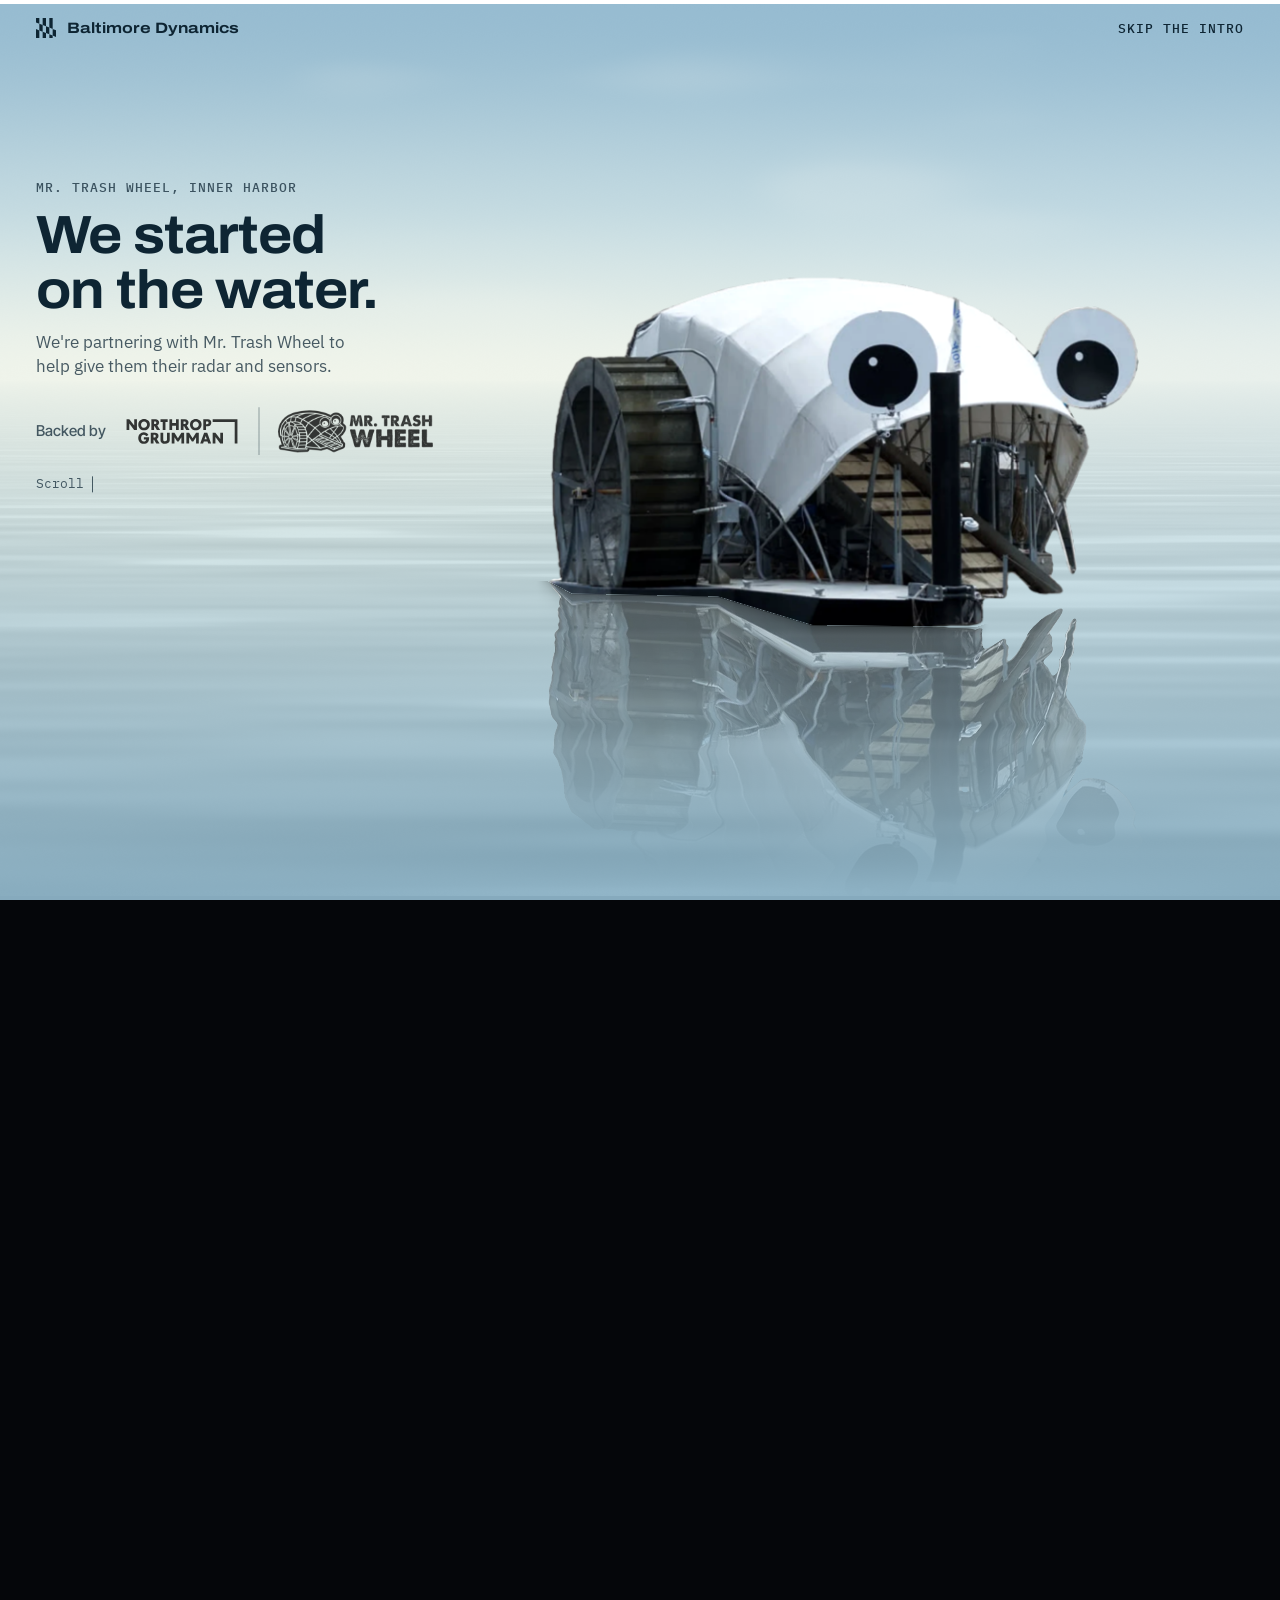
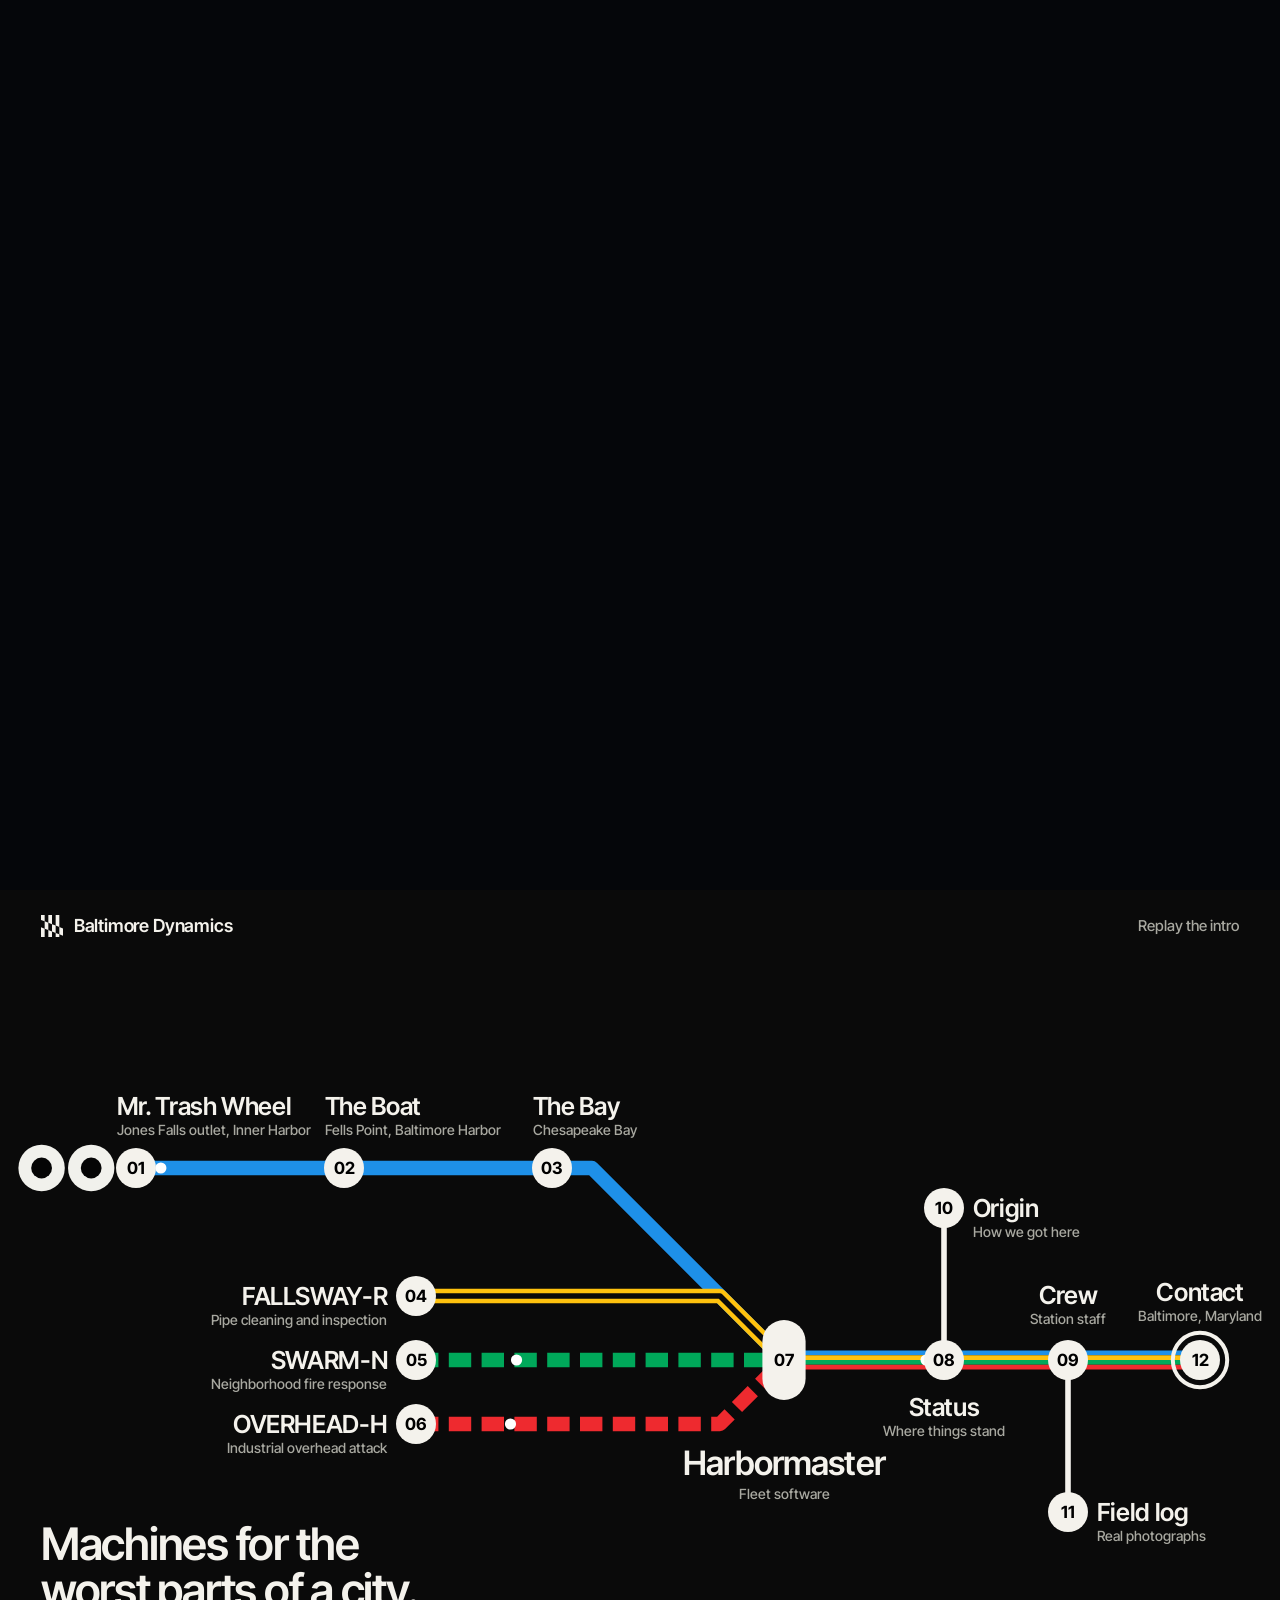
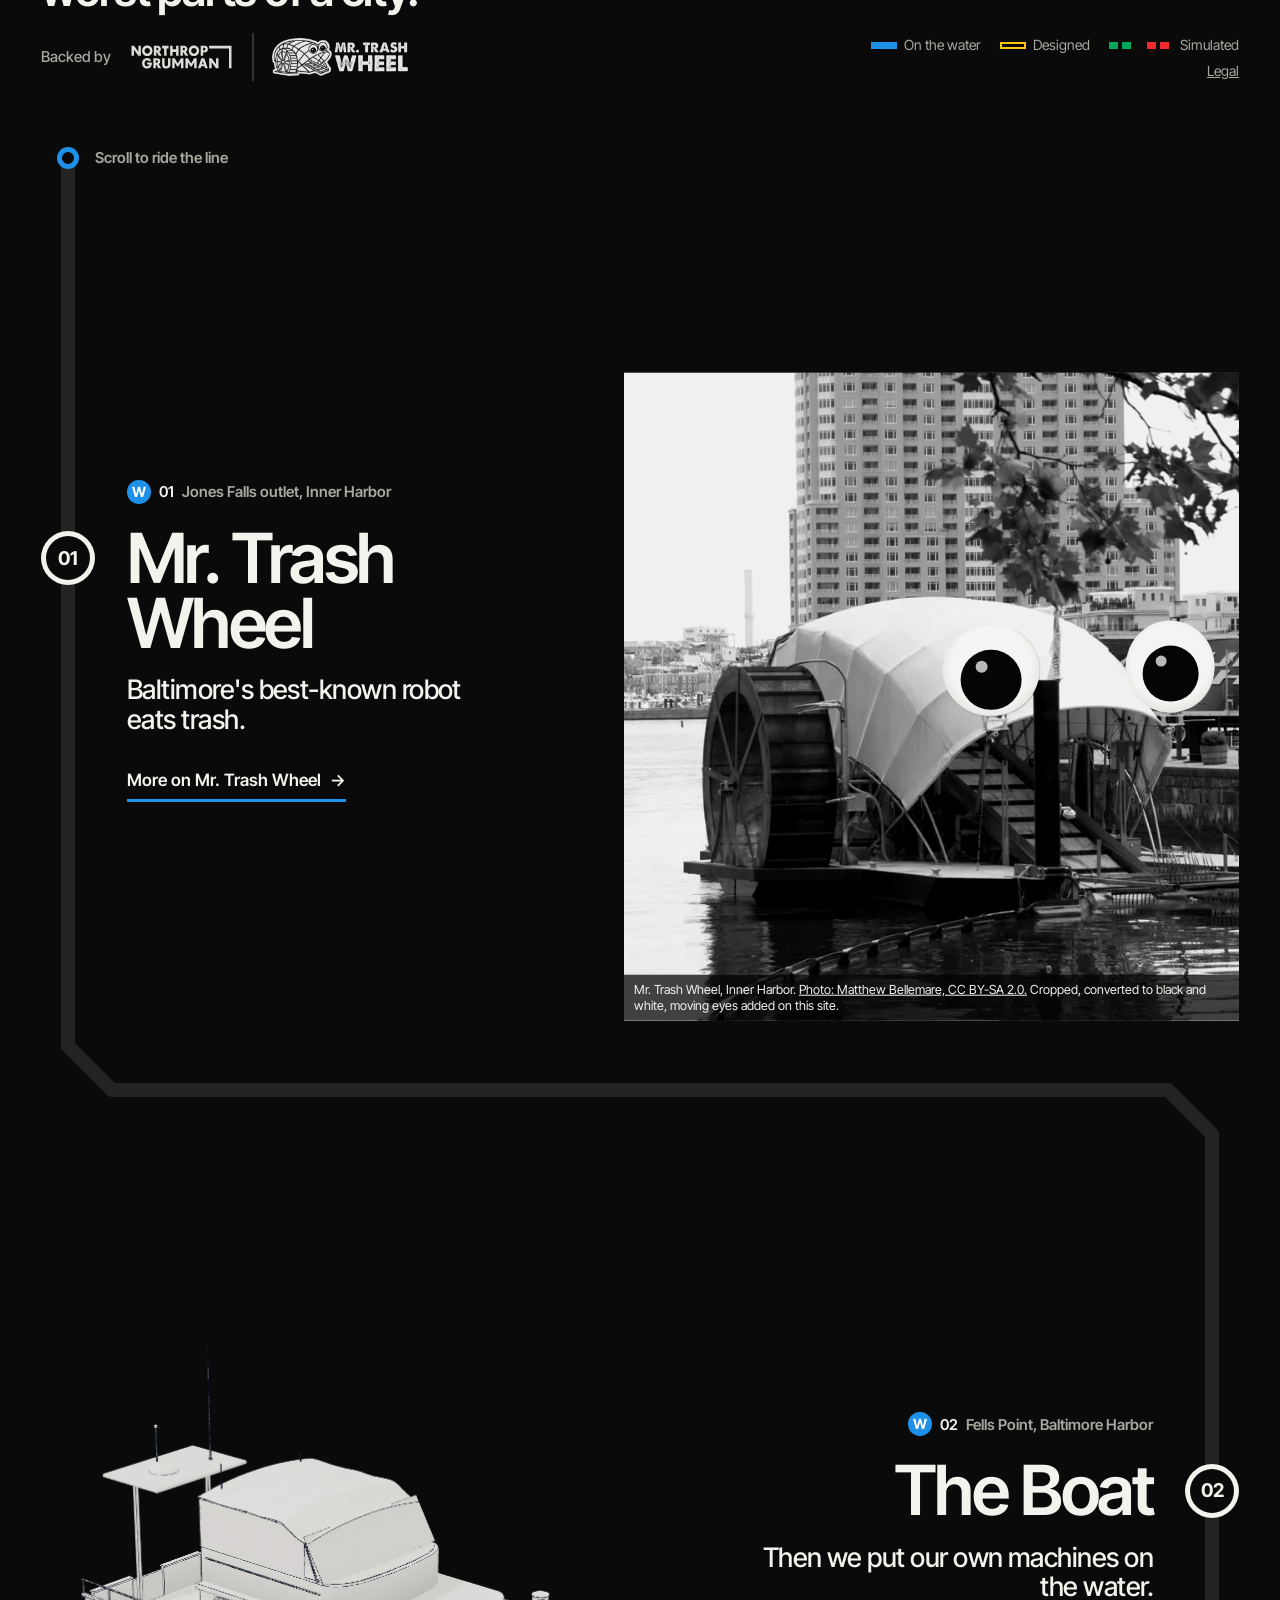
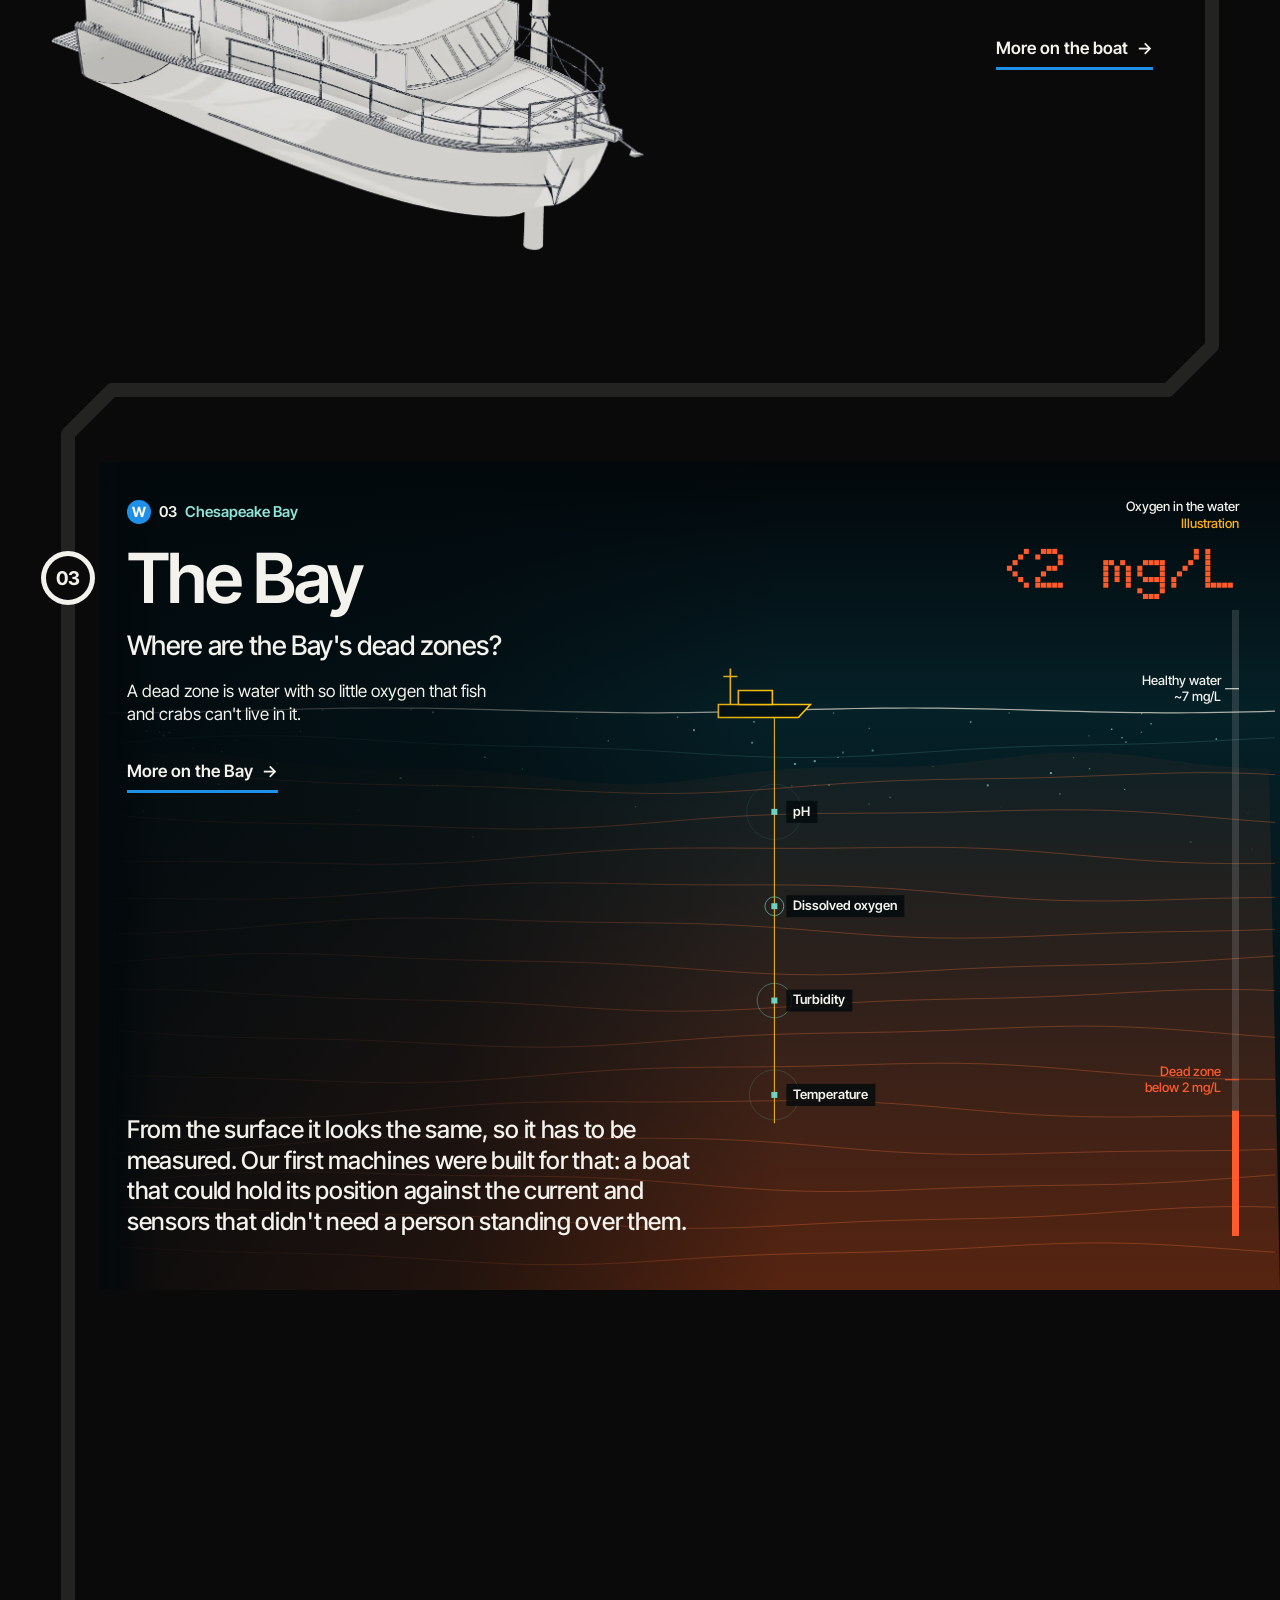
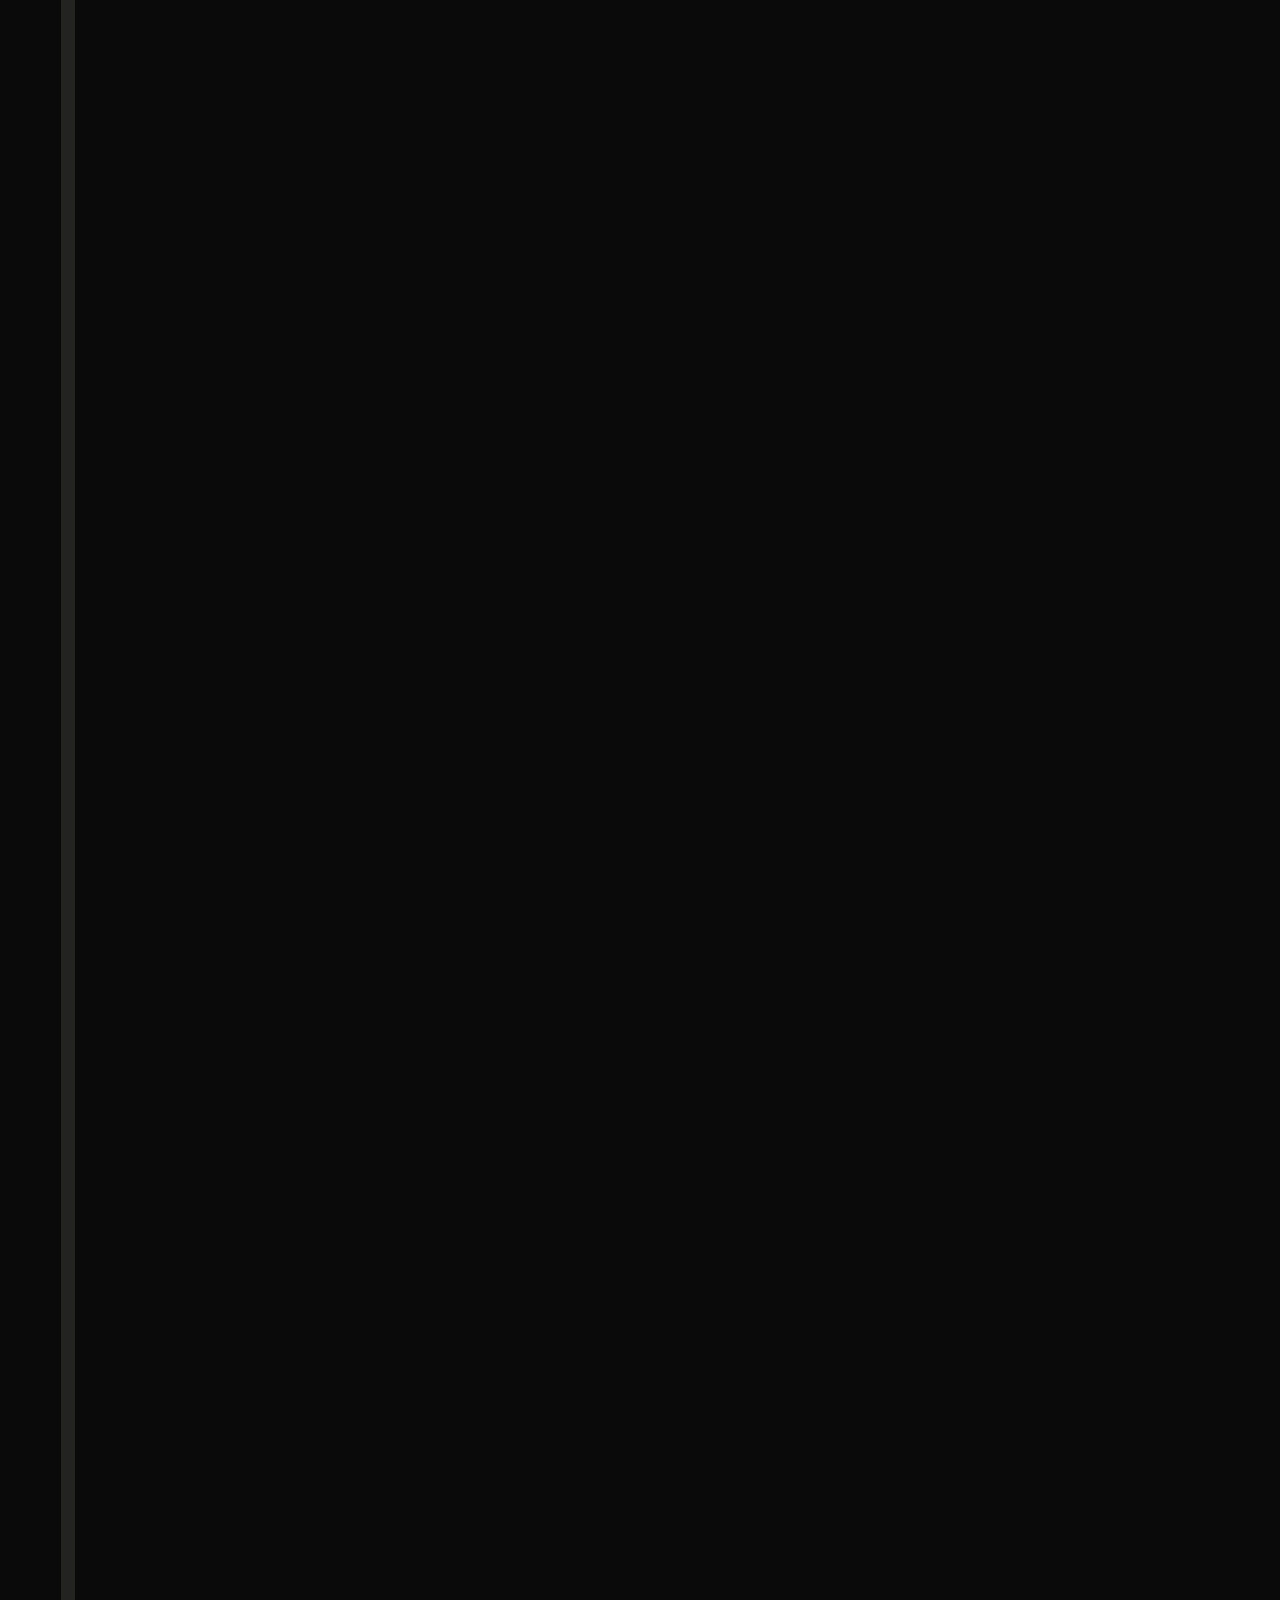
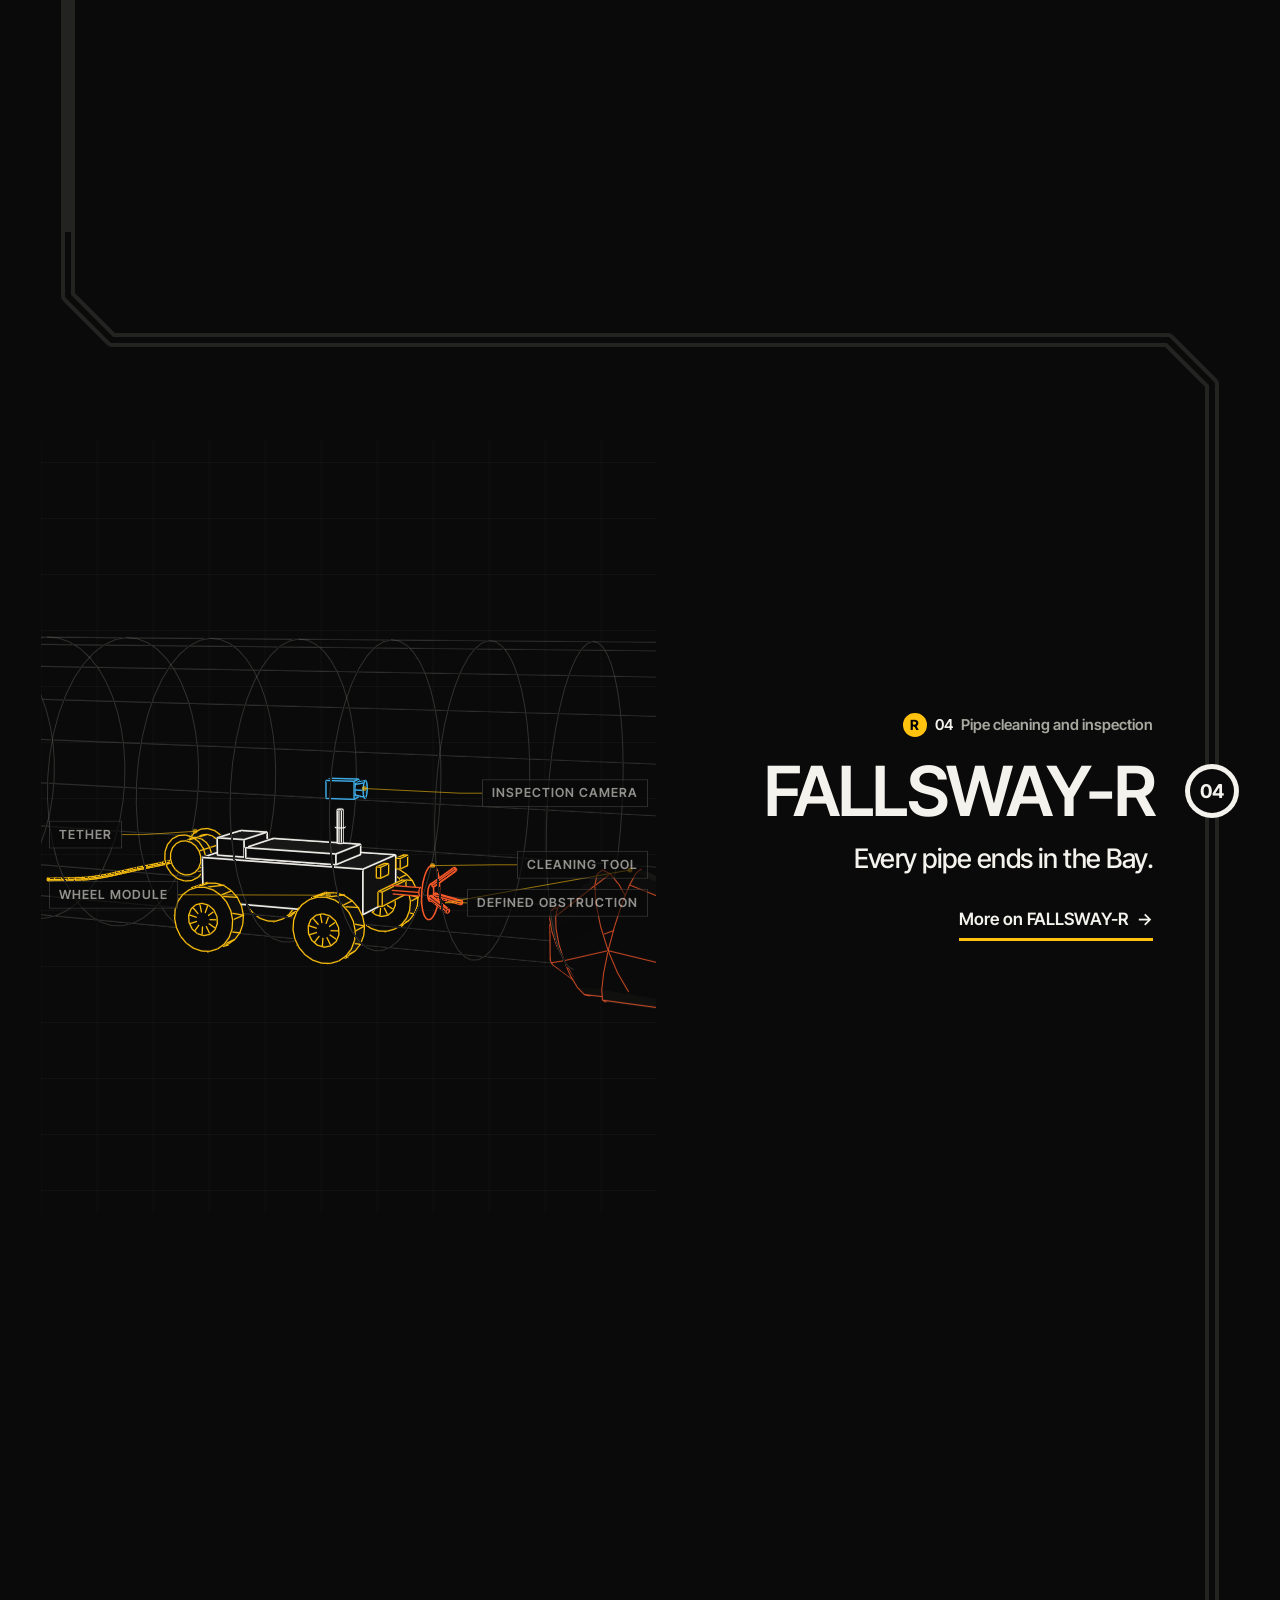
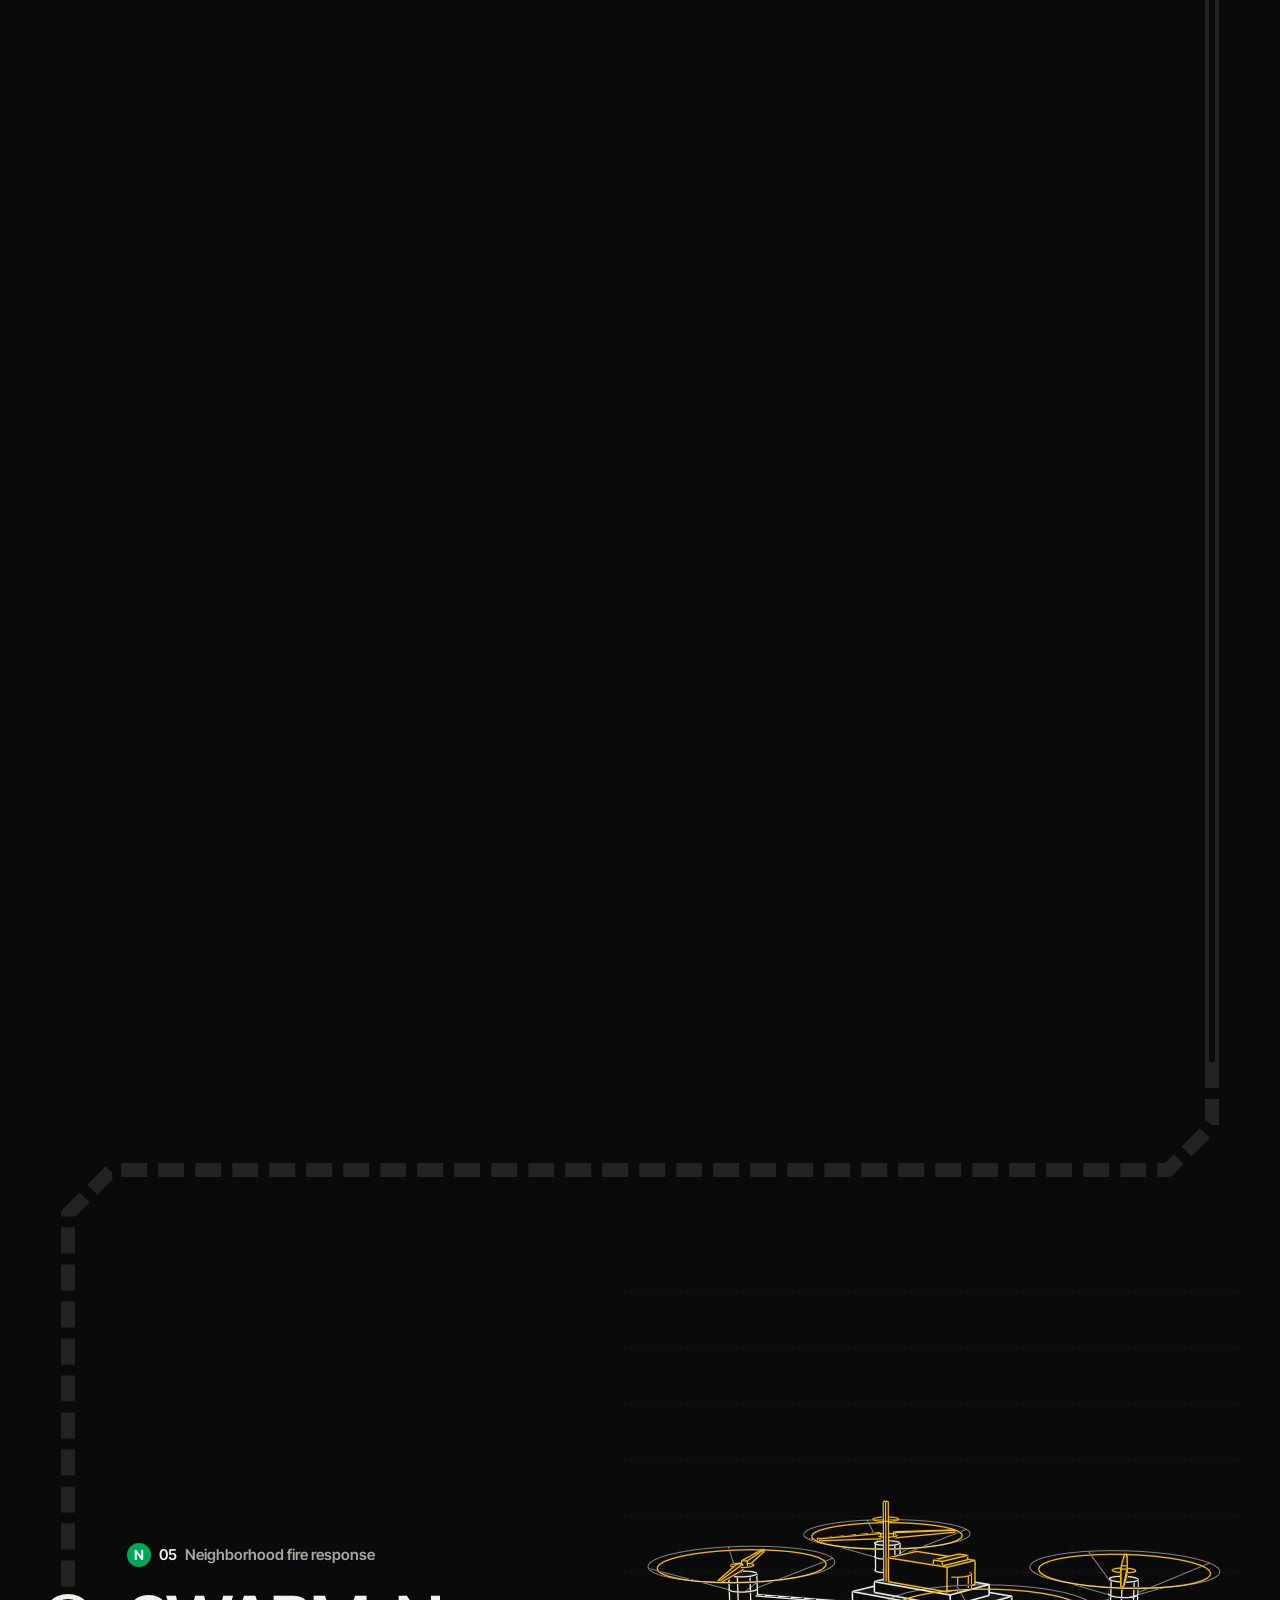
<file: index.html>
<!doctype html>
<html lang="en" data-opener="o11">
<meta charset="utf-8">
<title>Baltimore Dynamics | Machines for the worst parts of a city</title>
<meta name="viewport" content="width=device-width,initial-scale=1">
<meta name="description" content="Baltimore Dynamics is building rovers for the pipes under the street and aircraft that put water on fires. Backed by Northrop Grumman and Mr. Trash Wheel.">
<meta name="robots" content="index,follow,max-image-preview:large">
<meta name="google-site-verification" content="FqOGSGQA-Yn2zYOPJb-WWGqY4xebmh9ul-OnPGxVuyE">
<meta name="msvalidate.01" content="EED496A839286EDF1957E64B99180A17">
<link rel="canonical" href="https://baltimoredynamics.com/">
<meta name="theme-color" content="#0a0a0a">
<link rel="icon" href="favicon.ico" sizes="32x32">
<link rel="icon" type="image/svg+xml" href="favicon.svg">
<link rel="apple-touch-icon" href="apple-touch-icon.png">
<meta property="og:type" content="website">
<meta property="og:site_name" content="Baltimore Dynamics">
<meta property="og:title" content="Baltimore Dynamics | Machines for the worst parts of a city">
<meta property="og:description" content="Baltimore Dynamics is building rovers for the pipes under the street and aircraft that put water on fires. Backed by Northrop Grumman and Mr. Trash Wheel.">
<meta property="og:url" content="https://baltimoredynamics.com/">
<meta property="og:image" content="https://baltimoredynamics.com/og.jpg">
<meta property="og:image:width" content="1200">
<meta property="og:image:height" content="630">
<meta property="og:image:alt" content="The Baltimore Dynamics line map: twelve stops from Mr. Trash Wheel to Contact, with the line Machines for the worst parts of a city.">
<meta property="og:locale" content="en_US">
<meta name="twitter:card" content="summary_large_image">
<meta name="twitter:title" content="Baltimore Dynamics | Machines for the worst parts of a city">
<meta name="twitter:description" content="Baltimore Dynamics is building rovers for the pipes under the street and aircraft that put water on fires. Backed by Northrop Grumman and Mr. Trash Wheel.">
<meta name="twitter:image" content="https://baltimoredynamics.com/og.jpg">
<meta name="twitter:image:alt" content="The Baltimore Dynamics line map: twelve stops from Mr. Trash Wheel to Contact, with the line Machines for the worst parts of a city.">
<script type="application/ld+json">{"@context": "https://schema.org", "@graph": [{"@type": "Organization", "@id": "https://baltimoredynamics.com/#org", "name": "Baltimore Dynamics", "url": "https://baltimoredynamics.com/", "logo": "https://baltimoredynamics.com/apple-touch-icon.png", "image": "https://baltimoredynamics.com/og.jpg", "description": "Baltimore Dynamics is building rovers for the pipes under the street and aircraft that put water on fires. Backed by Northrop Grumman and Mr. Trash Wheel.", "slogan": "Machines for the worst parts of a city.", "email": "support@narb.cc", "address": {"@type": "PostalAddress", "addressLocality": "Baltimore", "addressRegion": "MD", "addressCountry": "US"}, "contactPoint": {"@type": "ContactPoint", "contactType": "general enquiries", "email": "support@narb.cc"}}, {"@type": "WebSite", "@id": "https://baltimoredynamics.com/#site", "name": "Baltimore Dynamics", "url": "https://baltimoredynamics.com/", "inLanguage": "en-US", "publisher": {"@id": "https://baltimoredynamics.com/#org"}}]}</script>
<script>/* Visit counts with PostHog. No cookies; nothing is stored on your device. */
if(location.hostname==='baltimoredynamics.com'&&!/HeadlessChrome/.test(navigator.userAgent)&&!/[?&]qa\b/.test(location.search)){
!function(t,e){var o,n,p,r;e.__SV||(window.posthog=e,e._i=[],e.init=function(i,s,a){function g(t,e){var o=e.split(".");2==o.length&&(t=t[o[0]],e=o[1]),t[e]=function(){t.push([e].concat(Array.prototype.slice.call(arguments,0)))}}(p=t.createElement("script")).type="text/javascript",p.crossOrigin="anonymous",p.async=!0,p.src=s.api_host.replace(".i.posthog.com","-assets.i.posthog.com")+"/static/array.js",(r=t.getElementsByTagName("script")[0]).parentNode.insertBefore(p,r);var u=e;for(void 0!==a?u=e[a]=[]:a="posthog",u.people=u.people||[],Object.defineProperty(u,"toString",{configurable:!0,enumerable:!0,writable:!0,value:function(t){var e="posthog";return"posthog"!==a&&(e+="."+a),t||(e+=" (stub)"),e}}),Object.defineProperty(u.people,"toString",{configurable:!0,enumerable:!0,writable:!0,value:function(){return u.toString(1)+".people (stub)"}}),o="init capture register register_once register_for_session unregister unregister_for_session getFeatureFlag getFeatureFlagResult isFeatureEnabled reloadFeatureFlags updateEarlyAccessFeatureEnrollment getEarlyAccessFeatures on onFeatureFlags onSessionId getSurveys getActiveMatchingSurveys renderSurvey canRenderSurvey getNextSurveyStep identify setPersonProperties group resetGroups setPersonPropertiesForFlags resetPersonPropertiesForFlags setGroupPropertiesForFlags resetGroupPropertiesForFlags reset get_distinct_id getGroups get_session_id get_session_replay_url alias set_config startSessionRecording stopSessionRecording sessionRecordingStarted captureException loadToolbar get_property getSessionProperty createPersonProfile opt_in_capturing opt_out_capturing has_opted_in_capturing has_opted_out_capturing clear_opt_in_out_capturing debug".split(" "),n=0;n<o.length;n++)g(u,o[n]);e._i.push([i,s,a])},e.__SV=1)}(document,window.posthog||[]);
posthog.init('phc_r5o6TRxhr3r9KDH5XjuefELsrR8hkZZwXain2DPcM7Lq',{api_host:'https://e.baltimoredynamics.com',ui_host:'https://us.posthog.com',defaults:'2026-08-30',persistence:'memory',capture_pageview:false,capture_pageleave:true,disable_session_recording:true,capture_heatmaps:false,capture_dead_clicks:false,capture_performance:false,capture_exceptions:false,disable_surveys:true,respect_dnt:true})}
</script>
<script>window.BD_FILM=false</script>
<script>(function(){var d=document.documentElement,h=location.hash.slice(1);d.classList.add('js');if(/[?&]qa\b/.test(location.search))d.classList.add('qa');if(window.matchMedia&&matchMedia('(prefers-reduced-motion: reduce)').matches)d.classList.add('rm');if(h&&h!=='intro'&&h!=='after-intro')d.classList.add('bdi-off');if(h==='text'||h.indexOf('t-')===0)d.classList.add('plainv');setTimeout(function(){if(!window.BD_READY)d.classList.remove('js')},10000);var o=(/[?&]open=(o\d\d)\b/.exec(location.search)||[])[1]||d.dataset.opener;if(o){d.dataset.op=o;document.write('<link rel="stylesheet" href="openers/'+o+'.css">'+(o==='o11'?'<link rel="preload" as="image" href="shared/img/mtw-cut.webp">':''))}})()</script>
<link rel="preconnect" href="https://fonts.googleapis.com">
<link rel="preconnect" href="https://fonts.gstatic.com" crossorigin>
<link rel="stylesheet" media="print" onload="this.media='all'" href="https://fonts.googleapis.com/css2?family=Inter+Tight:wght@400;500;600;700&family=Doto:ROND,wght@100,900&display=swap">
<noscript><link rel="stylesheet" href="https://fonts.googleapis.com/css2?family=Inter+Tight:wght@400;500;600;700&family=Doto:ROND,wght@100,900&display=swap"></noscript>
<link rel="stylesheet" href="https://fonts.googleapis.com/css2?family=Archivo:wdth,wght@62..125,400..900&family=IBM+Plex+Mono:wght@400;500&family=IBM+Plex+Sans:wght@400;500&display=swap"><link rel="preload" as="script" href="shared/intro-data.js">
<link rel="stylesheet" href="shared/intro.css">
<link rel="stylesheet" href="shared/widgets.css">
<link rel="stylesheet" href="style.css">

<body data-intro-accent="#ffc20e" data-intro-accent2="#ee2a2f" data-intro-water="#1e90e8" data-intro-line="#f4f2ec" data-intro-bg="#05060a">
<a class="skip" href="#text">Read this site as one plain page</a>
<section id="top" class="bdi" aria-label="Animated introduction"></section>
<div class="app" id="app">
  <header class="hd" id="hd"></header>
  <main id="view" tabindex="-1"></main>
</div>
<!--text-->
<article class="static" id="text" aria-labelledby="t-h" tabindex="-1">
<p class="t-top"><a class="t-live" href="#map">Open the animated site</a></p>
<h1 id="t-h">Baltimore Dynamics</h1>
<p class="t-tag">Machines for the worst parts of a city.</p>
<p>We started on the water, running autonomous hulls in Baltimore Harbor and partnering with Mr. Trash Wheel to help give them their radar and sensors. Now we're building rovers for the pipes under the street and aircraft that put water on fires.</p>
<p>Backed by <a href="https://www.northropgrumman.com/" rel="noopener">Northrop Grumman</a> and <a href="https://www.mrtrashwheel.com/" rel="noopener">Mr. Trash Wheel</a>.</p>
<noscript><p class="t-note">The map, drawings and simulations on this site need JavaScript. Everything else is on this page.</p></noscript>
<nav aria-label="On this page"><ol><li><a href="#t-wheel">Mr. Trash Wheel</a></li><li><a href="#t-boat">The Boat</a></li><li><a href="#t-bay">The Bay</a></li><li><a href="#t-rover">FALLSWAY-R</a></li><li><a href="#t-swarm">SWARM-N</a></li><li><a href="#t-overhead">OVERHEAD-H</a></li><li><a href="#t-harbormaster">Harbormaster</a></li><li><a href="#t-status">Status</a></li><li><a href="#t-crew">Crew</a></li><li><a href="#t-origin">Origin</a></li><li><a href="#t-log">Field log</a></li><li><a href="#t-contact">Contact</a></li></ol></nav>
<section id="t-wheel">
<h2>Mr. Trash Wheel</h2>
<p>01 · Jones Falls outlet, Inner Harbor</p>
<p>Baltimore's best-known robot eats trash.</p>
<p>Mr. Trash Wheel works the mouth of the Jones Falls and set the bar for what a machine can mean to this city. We're partnering with Mr. Trash Wheel to help give them their radar and sensors.</p>
<p>Mr. Trash Wheel backs our work. <a href="https://www.mrtrashwheel.com/" rel="noopener">mrtrashwheel.com</a></p>
<figure><img src="shared/img/mtw.webp" alt="Mr. Trash Wheel, a water wheel trash interceptor with large googly eyes, at the Baltimore Inner Harbor" width="1600" height="1066" loading="lazy" decoding="async"> <figcaption>Mr. Trash Wheel, Inner Harbor. <a href="https://commons.wikimedia.org/wiki/File:Mr._Trash_Wheel_(27582099121).jpg" rel="noopener">Photo: Matthew Bellemare, CC BY-SA 2.0.</a> Cropped, converted to black and white, moving eyes added on this site.</figcaption></figure>
<h3>The river does the work.</h3>
<ol>
<li>Floating booms steer what comes down the Jones Falls toward the wheel.</li>
<li>The river's current turns a 14-foot water wheel. When the current is slow, solar panels run pumps that keep it turning.</li>
<li>The wheel drives a rake and a conveyor that lift trash out of the water.</li>
<li>The trash drops into a dumpster on its own barge, which is towed away when it is full.</li>
</ol>
<p>Source: <a href="https://www.mrtrashwheel.com/how-it-works" rel="noopener">mrtrashwheel.com</a></p>
<figure><img src="shared/cut/trashWheel-3q-linework.webp" alt="Line drawing of Mr. Trash Wheel from the front quarter" width="1329" height="969" loading="lazy" decoding="async"> <figcaption>Illustration</figcaption></figure>
<h3>On the water since 2014.</h3>
<ul>
<li><b>Installed</b> May 2014, at the mouth of the Jones Falls</li>
<li><b>Invented by</b> John Kellett</li>
<li><b>Commissioned by</b> Waterfront Partnership of Baltimore</li>
<li><b>Operated by</b> Clearwater Mills</li>
</ul>
<p>We're partnering with Mr. Trash Wheel to help give them their radar and sensors. We did not build the wheel and we do not run it. Source: <a href="https://www.mrtrashwheel.com/how-it-works" rel="noopener">mrtrashwheel.com</a></p>
<figure><img src="shared/cut/trashWheel-front-linework.webp" alt="Line drawing of Mr. Trash Wheel from the front" width="891" height="1027" loading="lazy" decoding="async"> <figcaption>Illustration</figcaption></figure>
</section>
<section id="t-boat">
<h2>The Boat</h2>
<p>02 · Fells Point, Baltimore Harbor</p>
<p>Then we put our own machines on the water.</p>
<p>Sophia Roberts-Weigert led the boat work. Mike Kardas ran the lab and put it on the water, on a boat that became our floating workshop. We rebuilt drones on the deck and ran autonomous hulls in Baltimore Harbor.</p>
<figure><img src="shared/cut/yacht-3q-linework.webp" alt="Rendering of the boat that became the floating workshop" width="1239" height="1063" loading="lazy" decoding="async"></figure>
<h3>What we put on the water.</h3>
<ul>
<li><b>AESV test hull</b> Autonomous Environmental Survey Vessel. Test days in Baltimore Harbor, July 2024.</li>
<li><b>The boat</b> Our floating workshop.</li>
<li><b>Solar water station</b> Pier-mounted monitoring of pH, dissolved oxygen, turbidity and temperature. August 2025.</li>
</ul>
<figure><img src="shared/cut/zodiac-3q-linework.webp" alt="Rendering of the AESV inflatable test hull" width="1329" height="869" loading="lazy" decoding="async"></figure>
<h3>Autonomous Environmental Survey Vessel.</h3>
<ul>
<li>CubePilot autopilot running ArduPilot</li>
<li>Raspberry Pi 5 mission computer</li>
<li>Slamtec lidar</li>
<li>Three cameras</li>
<li>100 W solar panel</li>
<li>pH, dissolved oxygen, turbidity and temperature sensors</li>
</ul>
<p>Designed From the October 2023 system design.</p>
<figure><img src="shared/img/aesv.webp" alt="The AESV inflatable test hull on Baltimore Harbor with brick waterfront buildings behind it" width="1200" height="1706" loading="lazy" decoding="async"> <figcaption>AESV test hull, Baltimore Harbor, July 2024.</figcaption></figure>
<h3>The work, in order.</h3>
<ul>
<li><b>Drones over the Bay</b> July 2022. Aerial collection runs for Chesapeake water sampling.</li>
<li><b>Algae sampling</b> May–June 2023. Field samples and imagery from algae blooms in Bay waters.</li>
<li><b>AESV system design</b> October 2023. Architecture for the Autonomous Environmental Survey Vessel: stationkeeping, dead-zone mapping and truth data for satellite sensors.</li>
<li><b>AESV on the harbor</b> July 2024. Test days for the autonomous hull in Baltimore Harbor.</li>
<li><b>Coast Guard demo</b> March 2025. The boat system demonstrated for the U.S. Coast Guard.</li>
</ul>
<figure><img src="shared/img/dinghy.jpg" alt="Inflatable test hull on grey harbor water with city buildings behind" width="747" height="420" loading="lazy" decoding="async"> <figcaption>Test hull under way, July 2024.</figcaption></figure>
</section>
<section id="t-bay">
<h2>The Bay</h2>
<p>03 · Chesapeake Bay</p>
<p>Where are the Bay's dead zones?</p>
<p>A dead zone is water with so little oxygen that fish and crabs can't live in it. Fertilizer washes into the Bay and feeds algae. When the algae die, bacteria use up the oxygen. Our first machines were built to find those places before they spread.</p>
<p>The low-oxygen overlay is illustrative and does not show measured data.</p>
<figure><figcaption>Illustration</figcaption></figure>
<h3>What a dead zone is.</h3>
<p>A dead zone is water with so little oxygen that fish and crabs can't live in it.</p>
<p>How one forms</p>
<ol>
<li>Rain washes fertilizer and street runoff into the Bay.</li>
<li>The fertilizer feeds algae, and the algae bloom.</li>
<li>The algae die. Bacteria break them down and use up the oxygen in the water.</li>
<li>With too little oxygen, fish and crabs leave or die. That water is a dead zone.</li>
</ol>
<p>From the surface a dead zone looks like any other water. The only way to find one is to measure the oxygen.</p>
<figure>
<p><b>Dead zone</b> below 2 mg/L</p>
<p><b>Healthy water</b> about 7 mg/L</p>
<figcaption>Oxygen dissolved in the water, in milligrams per litre.</figcaption>
</figure>
<dl>
<dt>~7 mg/L</dt>
<dd>oxygen in healthy water</dd>
<dt>&lt;2 mg/L</dt>
<dd>a dead zone: too little oxygen for fish</dd>
<dt>4 sensors</dt>
<dd>acidity (pH), oxygen, cloudiness and temperature</dd>
</dl>
<h3>What we built to find them.</h3>
<p>A boat that could hold its position against the current, sensors that didn't need a person standing over them, and a record that scientists could check.</p>
<ul>
<li><b>AESV system design</b> October 2023. Architecture for the Autonomous Environmental Survey Vessel: stationkeeping, dead-zone mapping and truth data for satellite sensors.</li>
<li><b>Solar water station</b> August 2025. Pier-mounted monitoring of pH, dissolved oxygen, turbidity and temperature.</li>
</ul>
<figure><img src="shared/cut/pierStation-3q-linework.webp" alt="Rendering of the solar water station on a pier" width="981" height="1591" loading="lazy" decoding="async"></figure>
<h3>From the field.</h3>
<ul>
<li><b>Algae sampling</b> May–June 2023. Field samples and imagery from algae blooms in Bay waters.</li>
</ul>
<p><a href="#t-log">Open the field log</a></p>
<figure><img src="shared/img/jar.webp" alt="A clear jar of green aquatic plants and Bay water held up to the light" width="1100" height="1754" loading="lazy" decoding="async"> <figcaption>Bay sample, August 2024.</figcaption></figure>
<figure><img src="shared/img/sensor.webp" alt="A water sensor rig on a stand in a boat cabin" width="1600" height="2126" loading="lazy" decoding="async"> <figcaption>Sensor rig, August 2024.</figcaption></figure>
</section>
<section id="t-rover">
<h2>FALLSWAY-R</h2>
<p>04 · Pipe cleaning and inspection · Designed</p>
<p>Every pipe ends in the Bay.</p>
<p>So we followed them back. FALLSWAY-R is a tethered crawler for the pipes under the city. We're designing it to clear a defined blockage, film the wall it just cleaned and hand the utility a record of the job.</p>
<p>Machine shown as a design. No physical trial yet.</p>
<figure><img src="shared/cut/rover-3q-linework.webp" alt="Rendering of FALLSWAY-R on its tether" width="1127" height="435" loading="lazy" decoding="async"></figure>
<h3>How it works.</h3>
<ol>
<li>Lowered through a manhole on its tether.</li>
<li>Works the defined obstruction.</li>
<li>Logs the wall, marking every target readable or not.</li>
</ol>
<figure><img src="shared/cut/rover-side-linework.webp" alt="Side view rendering of FALLSWAY-R paying out its tether from the reel" width="1463" height="233" loading="lazy" decoding="async"></figure>
<h3>The numbers so far.</h3>
<table>
<tbody>
<tr><th>Assembly</th> <td>233 solids with wheel modules</td> <td>Designed</td></tr>
<tr><th>Reference traction</th> <td>23.68 N friction limit at 13.5 kg</td> <td>Calculated</td></tr>
<tr><th>Cost per accepted job</th> <td>25% lower than today's crews</td> <td>Target</td></tr>
</tbody>
</table>
<p>Engineering note</p>
<p>A cleaning nozzle can't simply be bolted on. At 13.5 kg the crawler has 23.68 N of traction available and 22.03 N of resistance before any tool load, so the next design gives the cleaning tool its own load path. The inspection tool checks 80 wall targets and never counts missing footage as a clean pipe.</p>
<figure><img src="shared/cut/rover-exploded-linework.webp" alt="Exploded rendering of FALLSWAY-R" width="1329" height="561" loading="lazy" decoding="async"></figure>
<h3>Still to prove.</h3>
<p>Sealed harness, independent power cutoff, rated recovery hardware, tool restraint and trials on a real customer job.</p>
<table>
<caption>Where it stands today</caption>
<tbody>
<tr><th>Rover mechanical design</th> <td>Full assembly with wheel modules and retention hardware</td> <td>Designed</td></tr>
<tr><th>Pipe cleaning trials</th> <td>No physical trial yet</td> <td>Next</td></tr>
<tr><th>Head-to-head against incumbents</th> <td>Planned once physical trials exist</td> <td>Next</td></tr>
</tbody>
</table>
<p><a href="#t-status">See the full status board</a></p>
</section>
<section id="t-swarm">
<h2>SWARM-N</h2>
<p>05 · Neighborhood fire response · Simulated</p>
<p>First water on the block.</p>
<p>A supervised swarm of small aircraft for exterior fires near homes. Each one carries a small tank, delivers it and cycles through a refill station while the next takes its place.</p>
<p>Simulated scene. No aircraft has flown this payload.</p>
<figure><img src="shared/cut/swarm-3q-linework.webp" alt="Rendering of a SWARM-N aircraft" width="1749" height="817" loading="lazy" decoding="async"></figure>
<h3>How it works.</h3>
<ol>
<li>An operator assigns aircraft to a zone.</li>
<li>Each aircraft delivers its tank on the hotspot.</li>
<li>Empties refill while full aircraft take over.</li>
</ol>
<figure><img src="shared/cut/swarm-top-linework.webp" alt="Top view rendering of a SWARM-N aircraft" width="1755" height="1589" loading="lazy" decoding="async"></figure>
<h3>The numbers so far.</h3>
<table>
<tbody>
<tr><th>Sizing example</th> <td>2 L at 10 L/min, 12 s of flow</td> <td>Calculated</td></tr>
<tr><th>Fleet example</th> <td>6 aircraft, 2 stations: 32 L in 10 min</td> <td>Simulated</td></tr>
<tr><th>Control</th> <td>Human supervisor on every sortie</td> <td>Design rule</td></tr>
</tbody>
</table>
<p>Engineering note</p>
<p>Two liters plus delivery hardware is a 2.4 kg payload, and it's gone in 12 seconds at 10 L/min. That already rules out hobby-class airframes. Fleet size isn't the limit either: in our model, six aircraft deliver 22 L with one refill station and 32 L with two.</p>
<figure><img src="shared/cut/swarm-exploded-linework.webp" alt="Exploded rendering of a SWARM-N aircraft" width="1815" height="1167" loading="lazy" decoding="async"></figure>
<h3>Still to prove.</h3>
<p>Useful water quantity, aircraft sizing, response cycle, flight envelope and real fire-control results. Outdoor operation under FAA Part 107 also needs waivers for one pilot flying several aircraft and for flight beyond line of sight.</p>
<table>
<caption>Where it stands today</caption>
<tbody>
<tr><th>Payload safety logic</th> <td>56 native assertions, checked for memory errors</td> <td>Software tested</td></tr>
<tr><th>Aircraft flight with water</th> <td>No aircraft has flown this payload</td> <td>Next</td></tr>
<tr><th>Head-to-head against incumbents</th> <td>Planned once physical trials exist</td> <td>Next</td></tr>
</tbody>
</table>
<p><a href="#t-status">See the full status board</a></p>
</section>
<section id="t-overhead">
<h2>OVERHEAD-H</h2>
<p>06 · Industrial overhead attack · Simulated</p>
<p>A nozzle where no ladder reaches.</p>
<p>For tank farms, rail yards and high-bay plants. The pump and the water stay on the ground. A heavy aircraft holds the hose at working height and aims it.</p>
<p>Simulated scene. No aircraft has flown this payload.</p>
<figure><img src="shared/cut/overhead-3q-linework.webp" alt="Rendering of OVERHEAD-H holding a hose" width="813" height="1233" loading="lazy" decoding="async"></figure>
<h3>How it works.</h3>
<ol>
<li>Pump and hose stage on the ground.</li>
<li>The aircraft lifts the nozzle to working height.</li>
<li>Stopping the water stays separate from stopping flight.</li>
</ol>
<figure><img src="shared/cut/overhead-side-linework.webp" alt="Side view rendering of OVERHEAD-H with its hose" width="795" height="1451" loading="lazy" decoding="async"></figure>
<h3>The numbers so far.</h3>
<table>
<tbody>
<tr><th>15 m working height</th> <td>40 L/min, 4.71 bar, 523 W pump shaft</td> <td>Calculated</td></tr>
<tr><th>100 m working height</th> <td>100 L/min, 20.64 bar, 5.73 kW</td> <td>Calculated</td></tr>
<tr><th>3 N side load</th> <td>11.6° peak tilt, 6-DOF model</td> <td>Simulated</td></tr>
</tbody>
</table>
<p>Engineering note</p>
<p>Thrust isn't the hard part. A side force applied below the body is. In six-degree-of-freedom simulation, a 3 N side load tips the aircraft 11.6°. At 8 N it reaches 29.2° and fails our 25° screen. Exterior work and indoor high-bay work are separate programs with separate problems.</p>
<figure><img src="shared/cut/overhead-exploded-linework.webp" alt="Exploded rendering of OVERHEAD-H" width="817" height="1401" loading="lazy" decoding="async"></figure>
<h3>Still to prove.</h3>
<p>Real hose forces and moments, restraint and release behavior, host-aircraft compatibility and thermal limits.</p>
<table>
<caption>Where it stands today</caption>
<tbody>
<tr><th>Flight dynamics</th> <td>Six-degree-of-freedom model, 24-case parameter sweep</td> <td>Simulated</td></tr>
<tr><th>Payload safety logic</th> <td>56 native assertions, checked for memory errors</td> <td>Software tested</td></tr>
<tr><th>Aircraft flight with water</th> <td>No aircraft has flown this payload</td> <td>Next</td></tr>
<tr><th>Head-to-head against incumbents</th> <td>Planned once physical trials exist</td> <td>Next</td></tr>
</tbody>
</table>
<p><a href="#t-status">See the full status board</a></p>
</section>
<section id="t-harbormaster">
<h2>Harbormaster</h2>
<p>07 · Fleet software</p>
<p>The software that decides which machine goes where.</p>
<p>Harbormaster is the software that decides which machine goes where. When six aircraft are working the same fire, each one needs an area to work in, a pilot and a turn to refill with water. Harbormaster gives those out, and it never gives the same one to two aircraft at once.</p>
<p>An example</p>
<ol>
<li>Six aircraft are working one fire. There are three places to refill.</li>
<li>Harbormaster gives each aircraft its turn, so two never head for the same refill station.</li>
<li>One aircraft loses its radio link. Its place stays reserved until a person confirms it has landed.</li>
</ol>
<p>The name comes from the harbormaster at a port: the person who decides which ship docks where. Harbormaster is software. The demos on this page run in your browser and are not connected to any hardware.</p>
<ul>
<li>
<h4>Assign</h4>
 Every aircraft, pilot, work area and refill station can be given out only once at a time. Try to give one out twice and Harbormaster refuses. </li>
<li>
<h4>Hold</h4>
 If an aircraft's radio link drops, its place stays reserved until a person confirms it's on the ground. </li>
<li>
<h4>Record</h4>
 Every run is logged: pressure, the weight of water collected, forces, temperature and the time of each reading. The log is then checked for gaps and bad values. </li>
<li>
<h4>Separate</h4>
 The water and the flying are controlled separately. Turning off the water never turns off the aircraft. </li>
</ul>
<h3>What happens when an aircraft goes quiet.</h3>
<p>Here is that rule working. When an aircraft loses its radio link, a refill station stays reserved for it, so the rest of the fleet can't take it. The hold ends only when a person confirms the aircraft is on the ground.</p>
<p>Try it</p>
<ol>
<li>Press <b>Cut an aircraft's radio link</b>.</li>
<li>One refill station turns red. It is being kept for that aircraft, and no other aircraft is sent there.</li>
<li>Press <b>Confirm it has landed</b> to free the station.</li>
</ol>
<p>What you're looking at: a practice run. Six aircraft carry water from three refill stations to a fire, then come back for more. The blue in each aircraft is the water it has left. The yellow lines are Harbormaster's radio links.</p>
<h3>A swarm is only as fast as its refill stations.</h3>
<p>Aircraft have to come back to refill. With too few refill stations they wait in line, and adding more aircraft stops helping. Move the sliders and watch how much water is delivered in ten minutes.</p>
<h3>Try to turn the water on when it shouldn't be.</h3>
<p>This is the safety logic for the water. Press the buttons in any order and try to get the water on when it shouldn't be.</p>
<ul>
<li>A late command can't revive expired permission.</li>
<li>Holding the switch at startup doesn't arm it.</li>
<li>Recovery never restarts the water on its own.</li>
</ul>
<p>It runs here in the browser and isn't connected to any hardware.</p>
</section>
<section id="t-status">
<h2>Status</h2>
<p>08 · Where things stand</p>
<p>What exists today.</p>
<p>The rest of this site shows where we're going. This table shows where we are.</p>
<table>
<caption>What exists today</caption>
<thead>
<tr><th>Item</th> <th>Detail</th> <th>Status</th></tr>
</thead>
<tbody>
<tr><th>Rover mechanical design</th> <td>Full assembly with wheel modules and retention hardware</td> <td>Designed</td></tr>
<tr><th>Drone load cassette</th> <td>Removable test cassette, 649 g calculated wet payload</td> <td>Designed</td></tr>
<tr><th>Structural analysis</th> <td>Beam model within 0.55% of the closed-form answer</td> <td>Simulated</td></tr>
<tr><th>Flight dynamics</th> <td>Six-degree-of-freedom model, 24-case parameter sweep</td> <td>Simulated</td></tr>
<tr><th>Payload safety logic</th> <td>56 native assertions, checked for memory errors</td> <td>Software tested</td></tr>
<tr><th>Aircraft flight with water</th> <td>No aircraft has flown this payload</td> <td>Next</td></tr>
<tr><th>Pipe cleaning trials</th> <td>No physical trial yet</td> <td>Next</td></tr>
<tr><th>Head-to-head against incumbents</th> <td>Planned once physical trials exist</td> <td>Next</td></tr>
</tbody>
</table>
<h3>By the numbers.</h3>
<p>Counted from the design files and the test suite as they stand.</p>
<dl>
<dt>233</dt>
<dd>solids in the rover assembly</dd>
<dt>19</dt>
<dd>editable mechanical designs</dd>
<dt>62,428</dt>
<dd>elements in the finest fixture model</dd>
<dt>723</dt>
<dd>automated software tests</dd>
</dl>
<h3>The next three gates.</h3>
<ol>
<li> Gate 1 
<h4>Measure</h4>
 Build the physical force-reference fixture and put real numbers on hose, nozzle and traction forces. Replace every assumed value with a measured one. </li>
<li> Gate 2 
<h4>Integrate</h4>
 Sealed harness, independent power cutoff, protected electrical interfaces, rated recovery hardware, and a host aircraft with measured mass and center of gravity. </li>
<li> Gate 3 
<h4>Prove</h4>
 Run trials on real customer jobs and count cost per accepted job, including failed runs, recovery attempts and rework. </li>
</ol>
</section>
<section id="t-crew">
<h2>Crew</h2>
<p>09 · Station staff</p>
<p>The people behind the work.</p>
<figure><img src="shared/img/yacht.jpg" alt="The team standing on the bow of a white boat at a marina" width="470" height="420" loading="lazy" decoding="async"> <figcaption>The crew and the boat.</figcaption></figure>
<h3>Mike Kardas</h3>
<p>Principal Investigator</p>
<p>Systems engineering manager for more than 30 years at Northrop Grumman. Mike ran the student lab as principal investigator and put the work on the water.</p>
<figure><img src="shared/img/mike.jpg" alt="Portrait of Mike Kardas" width="200" height="200" loading="lazy" decoding="async"></figure>
<h3>Sophia Roberts-Weigert</h3>
<p>Mentor, Boat</p>
<p>Mechanical engineer with a research background in mechatronics and robotics, working across SolidWorks, MATLAB, Arduino, Python and C++. Sophia led the boat work this company grew from.</p>
<figure><img src="shared/img/sophia.jpg" alt="Portrait of Sophia Roberts-Weigert" width="800" height="800" loading="lazy" decoding="async"></figure>
<h3>Eyobed Beyene</h3>
<p>Mentor, Rover</p>
<p>Placed first in the 2022 Northrop Grumman Mission Systems Environmental Sustainability Challenge. Eyobed mentors the rover program.</p>
<figure><img src="shared/img/eyobed.jpg" alt="Portrait of Eyobed Beyene" width="800" height="800" loading="lazy" decoding="async"></figure>
<h3>Dominic Liriano</h3>
<p>President</p>
<p>First-generation college student studying Fire Protection Engineering at the University of Maryland. Raised in Maryland by a mother who became the youngest and first female captain in the DC Fire Department.</p>
<figure><img src="shared/img/dom.jpg" alt="Portrait of Dominic Liriano" width="522" height="800" loading="lazy" decoding="async"></figure>
</section>
<section id="t-origin">
<h2>Origin</h2>
<p>10 · How we got here</p>
<p>We learned autonomy on the Chesapeake.</p>
<p>Baltimore Dynamics grew out of the Northrop Grumman Innovation Lab at the University of Maryland. Northrop Grumman backs the company.</p>
<ol>
<li><time>July 2022</time> <b>Drones over the Bay</b> Aerial collection runs for Chesapeake water sampling.</li>
<li><time>May–June 2023</time> <b>Algae sampling</b> Field samples and imagery from algae blooms in Bay waters.</li>
<li><time>October 2023</time> <b>AESV system design</b> Architecture for the Autonomous Environmental Survey Vessel: stationkeeping, dead-zone mapping and truth data for satellite sensors.</li>
<li><time>July 2024</time> <b>AESV on the harbor</b> Test days for the autonomous hull in Baltimore Harbor.</li>
<li><time>March 2025</time> <b>Coast Guard demo</b> The boat system demonstrated for the U.S. Coast Guard.</li>
<li><time>August 2025</time> <b>Solar water station</b> Pier-mounted monitoring of pH, dissolved oxygen, turbidity and temperature.</li>
<li><time>2026</time> <b>Fire and pipe programs</b> SWARM-N, OVERHEAD-H and the pipe rover move into digital design and simulation.</li>
<li><time>November 2026</time> <b>Baltimore Dynamics</b> March Onwards becomes a company with one job: machines for the worst parts of a city.</li>
</ol>
<h3>The story.</h3>
<p>Baltimore Dynamics grew out of the Northrop Grumman Innovation Lab at the University of Maryland, a student lab with one standing question: where are the Bay's dead zones, and can a machine find them first?</p>
<p>Sophia Roberts-Weigert led the boat work. Mike Kardas ran the lab and put it on the water, on a boat that became our floating workshop. We rebuilt drones on the deck and ran autonomous hulls in Baltimore Harbor. Now we're partnering with Mr. Trash Wheel to help give them their radar and sensors.</p>
<p>Fires and failing pipes look nothing like a dead zone. The job underneath is the same: send a machine somewhere bad for people, bring it back and prove what it did.</p>
<figure><img src="shared/img/flagwall.jpg" alt="The lab workspace with a black, gold, red and white Maryland flag painted across the wall" width="560" height="420" loading="lazy" decoding="async"> <figcaption>The lab.</figcaption></figure>
</section>
<section id="t-log">
<h2>Field log</h2>
<p>11 · Real photographs</p>
<p>The work so far.</p>
<p>Real photographs from the boat, the Bay and the lab.</p>
<figure><img src="shared/img/dinghy.jpg" alt="Inflatable test hull on grey harbor water with city buildings behind" width="747" height="420" loading="lazy" decoding="async"> <figcaption>Test hull under way, July 2024.</figcaption></figure>
<figure><img src="shared/img/yacht.jpg" alt="The team standing on the bow of a white boat at a marina" width="470" height="420" loading="lazy" decoding="async"> <figcaption>The crew and the boat.</figcaption></figure>
<figure><img src="shared/img/jar.webp" alt="A clear jar of green aquatic plants and Bay water held up to the light" width="1100" height="1754" loading="lazy" decoding="async"> <figcaption>Bay sample, August 2024.</figcaption></figure>
<figure><img src="shared/img/bench.webp" alt="An engineer working at a monitor beside electronics and red tubing in a boat cabin" width="1600" height="1204" loading="lazy" decoding="async"> <figcaption>Cabin bench, November 2024.</figcaption></figure>
<figure><img src="shared/img/sensor.webp" alt="A water sensor rig on a stand in a boat cabin" width="1600" height="2126" loading="lazy" decoding="async"> <figcaption>Sensor rig, August 2024.</figcaption></figure>
<figure><img src="shared/img/flagwall.jpg" alt="The lab workspace with a black, gold, red and white Maryland flag painted across the wall" width="560" height="420" loading="lazy" decoding="async"> <figcaption>The lab.</figcaption></figure>
<figure><img src="shared/img/nightdesk.jpg" alt="Two people working at a wall of monitors at night with harbor lights in the window" width="560" height="420" loading="lazy" decoding="async"> <figcaption>Night shift, harbor view.</figcaption></figure>
</section>
<section id="t-contact">
<h2>Contact</h2>
<p>12 · Baltimore, Maryland</p>
<p>Build it with us.</p>
<p>We want to hear from investors, fire departments, utilities and engineers who'd rather work on hard machines.</p>
<p>Email us <a href="mailto:support@narb.cc">support@narb.cc</a></p>
<p>Backed by</p>
 <a href="https://www.northropgrumman.com/" rel="noopener"><img src="shared/logos/northrop-grumman.svg" alt="Northrop Grumman" width="1010" height="231" loading="lazy" decoding="async"></a>  <a href="https://www.mrtrashwheel.com/" rel="noopener"><img src="shared/logos/mr-trash-wheel.webp" alt="Mr. Trash Wheel" width="440" height="120" loading="lazy" decoding="async"></a> 
<p>Baltimore Dynamics systems are in development and have not been flight-tested or field-tested. Machines on this site are shown as drawings and simulations and do not depict existing hardware. Baltimore Dynamics is backed by Northrop Grumman and Mr. Trash Wheel. Other organizations named on this site describe past work and do not imply endorsement. Military service is listed as biography and does not imply endorsement by the U.S. Marine Corps or Department of Defense. This site is not an offer to sell securities. © 2026 Baltimore Dynamics.</p>
<p>Photograph of Mr. Trash Wheel: <a href="https://commons.wikimedia.org/wiki/File:Mr._Trash_Wheel_(27582099121).jpg" rel="noopener">Matthew Bellemare, CC BY-SA 2.0</a>, cropped and cut out on the first screen, cropped and converted to black and white elsewhere. Map data © OpenStreetMap contributors. Depth data: NOAA ETOPO 2022.</p>
<p>This site counts visits with PostHog. It sets no cookies and stores nothing on your device.</p>
<p>Transit map styling is a format only. This company operates no transit service and uses no agency's marks.</p>
</section>
<p class="t-end"><a href="#text">Back to the top</a> <a class="t-live" href="#map">Open the animated site</a></p>
</article>
<!--/text-->
<script src="shared/content.js" defer></script>
<script src="shared/widgets.js" defer></script>
<script src="shared/intro.js" defer></script>
<script src="main.js" defer></script>
</file>
<file: shared/intro.css>
/* Baltimore Dynamics intro: Noir's animation styles, scoped so they never touch the page below. */
.bdi{--ink:#07080a;--marble:#ece6d9;--paper:#15130f;--gold:#f5b800;--ember:#ff5a1f;--water:#6fd6c6;--fg:var(--marble);--dim:#a9a497;--rule:rgba(236,230,217,.17);--m:clamp(16px,2.8vw,40px);--g:clamp(12px,1.7vw,24px);--nav:56px;--display:"Archivo","Arial Narrow",Arial,sans-serif;--sans:"IBM Plex Sans",system-ui,-apple-system,sans-serif;--mono:"IBM Plex Mono",ui-monospace,Menlo,monospace;--e:cubic-bezier(.16,1,.3,1);position:relative;background:var(--ink);color:var(--fg);font:400 18px/1.56 var(--sans);-webkit-font-smoothing:antialiased;text-align:left}
.bdi *,.bdi *::before,.bdi *::after{box-sizing:border-box}
.bdi p,.bdi h1,.bdi h2,.bdi dl,.bdi dd{margin:0}
.bdi :where(h1,h2,p,span,a,dl,dt,dd,aside,article,div,i,b,em,br,canvas){all:revert;box-sizing:border-box}
.bdi--stub{display:grid;place-items:center;height:100vh;font:500 14px/1.4 ui-monospace,Menlo,monospace;color:#ece6d9;background:#05060a}
.bdi .bdi-bar{position:absolute;inset:0 0 auto 0;height:var(--nav);display:flex;align-items:center;justify-content:space-between;padding:0 var(--m);z-index:5}
.bdi .bdi-bar__brand{display:flex;gap:11px;align-items:center}.bdi .bdi-mark{display:block;width:20px;height:20px;color:var(--gold)}.bdi .bdi-mark svg{display:block;width:100%;height:100%}
.bdi .bdi-bar__name{font:700 15px/1 var(--display);font-stretch:118%;white-space:nowrap}
.bdi .bdi-bar__skip{font:500 13px/1 var(--mono);letter-spacing:.08em;text-transform:uppercase;color:inherit;text-decoration:none;padding:16px 0;white-space:pre}.bdi .bdi-bar__skip:hover{color:var(--gold)}
.bdi a:focus-visible{outline:2px solid var(--gold);outline-offset:3px}
.bdi .bdi__end{position:absolute;bottom:0;height:0}
.bdi .bdi-alt{opacity:calc(var(--map,1))}
.bdi .bdi-co__b i:nth-child(1){left:0;top:0;border-right:0;border-bottom:0}
.bdi .bdi-co__b i:nth-child(2){right:0;top:0;border-left:0;border-bottom:0}
.bdi .bdi-co__b i:nth-child(3){right:0;bottom:0;border-left:0;border-top:0}
.bdi .bdi-co__b i:nth-child(4){left:0;bottom:0;border-right:0;border-top:0}
.bdi .bdi-btn{display:inline-flex;align-items:center;justify-content:center;min-height:48px;padding:0 18px;font:500 13px/1 var(--mono);letter-spacing:.08em;text-transform:uppercase;text-decoration:none;border:1px solid var(--rule);color:var(--fg);transition:background .25s,color .25s,border-color .25s;white-space:nowrap}
.bdi .bdi-btn:hover{border-color:var(--gold);color:var(--gold)}
.bdi .bdi-btn--gold{background:var(--gold);border-color:var(--gold);color:var(--paper)}
.bdi .bdi-btn--gold:hover{background:var(--marble);border-color:var(--marble);color:var(--paper)}
.bdi .bdi-descent{position:relative;height:calc(1000vh + var(--op-lead,0px));background:#05060a}
.bdi .bdi-descent__pin{position:sticky;top:0;height:100vh;height:100svh;overflow:clip}
.bdi .bdi-descent__c{position:absolute;inset:0;width:100%;height:100%;background:#05060a}
.bdi .bdi-descent__fade{position:absolute;inset:0 0 auto 0;height:150px;background:linear-gradient(rgba(5,6,10,.8),transparent);pointer-events:none}
.bdi .bdi-hl{position:absolute;inset:0;margin:0;font:800 100px/1 var(--display);color:var(--marble);letter-spacing:-.012em;pointer-events:none}
.bdi .bdi-hl__line{position:absolute;left:var(--m);display:block;margin-left:-.02em}
.bdi .bdi-hl__line--a{top:calc(var(--nav) + 4px)}
.bdi .bdi-hl__line--b{bottom:72px}
.bdi .bdi-hl__t{display:inline-block;white-space:nowrap;line-height:.8;padding:.06em 0 .02em}
.bdi .bdi-hl__t br.bdi-ph{display:none}
.bdi .bdi-hl i{font-style:normal}
.bdi:not(.bdi-is-ready) .bdi-hl{visibility:hidden}
.bdi .bdi-d-e{color:var(--ember)}
.bdi .bdi-d-w{color:var(--water)}
.bdi .bdi-lede{position:absolute;left:var(--m);top:50%;width:min(480px,calc(100% - 2*var(--m)));transform:translate3d(0,calc(-50% + var(--y,0px)),0);background:rgba(7,8,10,.84);border:1px solid var(--rule);padding:clamp(14px,1.4vw,20px)}
.bdi .bdi-lede__p{font-size:18px;line-height:1.46}
.bdi .bdi-lede__cta{display:flex;flex-wrap:wrap;gap:8px;margin-top:14px}
.bdi .bdi-lede__note{display:flex;justify-content:space-between;gap:12px;margin-top:12px;font:400 12.5px/1.4 var(--mono);color:var(--dim)}
.bdi .bdi-lede__hint{white-space:nowrap}
.bdi .bdi-co-layer{position:absolute;inset:0;pointer-events:none}
.bdi .bdi-co{position:absolute;left:0;top:0;width:0;height:0;opacity:0;will-change:transform,opacity;--co:var(--gold)}
.bdi .bdi-co--ember{--co:var(--ember)}
.bdi .bdi-co--water{--co:var(--water)}
.bdi .bdi-co__in{position:absolute;left:0;top:0;transition:opacity .2s}
.bdi .bdi-co__in.bdi-is-off{opacity:0}
.bdi .bdi-co__b{position:absolute;left:-30px;top:-30px;width:60px;height:60px}
.bdi .bdi-co__b i{position:absolute;width:13px;height:13px;border:1.5px solid var(--co)}
.bdi .bdi-co__t{position:absolute;left:38px;top:-30px;white-space:nowrap;background:rgba(5,6,10,.82);padding:5px 9px 5px;font:400 12.5px/1.35 var(--mono);color:var(--marble)}
.bdi .bdi-co__t b{display:block;color:var(--co);font-weight:500;letter-spacing:.06em;font-size:12px}
.bdi .bdi-co.bdi-is-flip .bdi-co__t{left:auto;right:38px;text-align:right}
.bdi .bdi-alt{position:absolute;right:var(--m);top:50%;transform:translateY(-50%);width:172px;font:500 12px/1.3 var(--mono);text-align:right;color:var(--marble);background:rgba(5,6,10,.76);padding:12px;pointer-events:none}
.bdi .bdi-alt p{margin:0}
.bdi .bdi-alt__h{display:flex;flex-direction:column;letter-spacing:.02em;font-size:12px;white-space:nowrap}
.bdi .bdi-alt__h em{font-style:normal;color:var(--dim)}
.bdi .bdi-alt__read{display:flex;justify-content:flex-end;align-items:baseline;margin-top:8px}
.bdi .bdi-alt__read b{font:700 66px/.86 var(--display);font-stretch:62%;font-variant-numeric:tabular-nums;letter-spacing:-.01em}
.bdi .bdi-alt__read i{font-style:normal;font-size:13px;margin-left:4px;color:var(--dim)}
.bdi .bdi-alt__sign{font:700 42px/.86 var(--display);font-stretch:62%;margin-right:2px}
.bdi .bdi-alt__zone{color:var(--gold);letter-spacing:.1em;text-transform:uppercase;margin-top:6px}
.bdi .bdi-alt.bdi-is-under .bdi-alt__zone,.bdi .bdi-alt.bdi-is-under .bdi-alt__sign{color:var(--water)}
.bdi .bdi-alt.bdi-is-under .bdi-alt__read b{color:var(--water)}
.bdi .bdi-alt__tape{position:relative;height:clamp(96px,18vh,170px);margin-top:12px;overflow:clip;-webkit-mask-image:linear-gradient(transparent,#000 22%,#000 78%,transparent);mask-image:linear-gradient(transparent,#000 22%,#000 78%,transparent)}
.bdi .bdi-alt__scale{position:absolute;left:0;right:0;top:50%;will-change:transform}
.bdi .bdi-alt__scale span{position:absolute;right:0;height:1px;width:8px;background:rgba(236,230,217,.5)}
.bdi .bdi-alt__scale span.bdi-is-m{width:20px;background:var(--marble)}
.bdi .bdi-alt__scale span b{position:absolute;right:26px;top:-7px;font:400 12px/14px var(--mono);color:var(--dim);white-space:nowrap}
.bdi .bdi-alt__scale span.bdi-is-0{width:100%;background:var(--gold)}
.bdi .bdi-alt__scale span.bdi-is-0 b{color:var(--gold);right:auto;left:0;top:-16px}
.bdi .bdi-alt__index{position:absolute;right:30px;left:0;top:50%;height:1px;background:linear-gradient(90deg,transparent,var(--gold))}
.bdi .bdi-alt__mini{margin:12px 0 0;padding-top:8px;border-top:1px solid var(--rule);display:grid;gap:5px}
.bdi .bdi-alt__mini div{display:grid;grid-template-columns:1fr 54px;align-items:center;gap:8px}
.bdi .bdi-alt__mini dt{text-align:left;color:var(--dim)}
.bdi .bdi-alt__mini dd{margin:0;position:relative;height:3px;background:rgba(236,230,217,.18)}
.bdi .bdi-alt__mini dd i{position:absolute;inset:0;background:var(--gold);transform-origin:left;transform:scaleX(0);will-change:transform}
.bdi .bdi-alt__mini dd[data-cleared]{background:none;height:auto;text-align:right}
.bdi .bdi-street{position:absolute;left:0;right:0;top:50%;height:0;border-top:1px solid var(--gold);visibility:hidden;pointer-events:none;will-change:transform,opacity}
.bdi .bdi-street span{position:absolute;left:var(--m);bottom:6px;font:500 12.5px/1 var(--mono);letter-spacing:.1em;text-transform:uppercase;color:var(--gold);background:rgba(5,6,10,.7);padding:4px 7px}
.bdi .bdi-plates{position:absolute;inset:0;pointer-events:none}
.bdi .bdi-plate{position:absolute;left:var(--m);bottom:clamp(76px,9vh,104px);width:min(496px,calc(100% - 2*var(--m)));background:rgba(7,8,10,.94);border:1px solid var(--rule);visibility:hidden;will-change:transform,clip-path}
.bdi .bdi-plate::before,.bdi .bdi-plate::after{content:"";position:absolute;width:16px;height:16px;border:1.5px solid var(--gold)}
.bdi .bdi-plate::before{left:-1px;top:-1px;border-right:0;border-bottom:0}
.bdi .bdi-plate::after{right:-1px;bottom:-1px;border-left:0;border-top:0}
.bdi .bdi-plate__bar{display:flex;justify-content:space-between;gap:10px;padding:9px 16px 8px;border-bottom:1px solid var(--rule);font:500 12px/1.3 var(--mono);letter-spacing:.08em;text-transform:uppercase;color:var(--dim)}
.bdi .bdi-plate__st--sim{color:var(--water)}
.bdi .bdi-plate__st--des{color:var(--marble)}
.bdi .bdi-plate__st--plain{color:var(--gold)}
.bdi .bdi-plate__in{padding:16px 16px 18px}
.bdi .bdi-plate__id{display:flex;justify-content:space-between;align-items:baseline;gap:10px;margin-bottom:10px;font:500 12px/1.3 var(--mono);letter-spacing:.08em;text-transform:uppercase;color:var(--dim)}
.bdi .bdi-plate__name{font:800 26px/1 var(--display);font-stretch:120%;letter-spacing:-.005em;color:var(--gold)}
.bdi .bdi-plate__t{font:700 clamp(26px,2.5vw,38px)/1.04 var(--display);font-stretch:108%;letter-spacing:-.012em;margin:0}
.bdi .bdi-plate__b{margin-top:9px;font-size:16.5px;line-height:1.48}
.bdi .bdi-plate__s{margin-top:8px;font:400 12.5px/1.45 var(--mono);color:var(--dim)}
.bdi .bdi-plate--end .bdi-plate__t{font-size:clamp(36px,4.6vw,76px);font-stretch:112%;line-height:.98}
.bdi .bdi-plate--end{width:min(600px,calc(100% - 2*var(--m)))}
.bdi .bdi-plate--end .bdi-plate__b{font-size:18px}
.bdi .console{padding:clamp(72px,10vw,160px) var(--m) 0}
.bdi .console:last-child{padding-bottom:var(--sec)}
.bdi .console--board{padding-left:0;padding-right:0}
.bdi .console__h{display:grid;grid-template-columns:repeat(12,minmax(0,1fr));column-gap:var(--g);padding:0 var(--m);margin-bottom:clamp(28px,4vw,56px);align-items:end}
.bdi .console__h>div{grid-column:1/8}
.bdi .console__h>p{grid-column:8/13}
.bdi .console__b{max-width:36em}
.bdi .console .kicker{display:flex;align-items:center;gap:10px;color:var(--marble)}
.bdi .console--split{display:grid;grid-template-columns:repeat(12,minmax(0,1fr));column-gap:var(--g);align-items:start}
.bdi .console__side{grid-column:1/5;position:sticky;top:calc(var(--nav) + 24px)}
.bdi .console__side .console__b{margin-top:14px}
.bdi .console__w{grid-column:5/13}
.bdi .console--flip .console__side{grid-column:9/13;grid-row:1}
.bdi .console--flip .console__w{grid-column:1/9;grid-row:1}
.bdi .plateph{margin:0}
.bdi .plateph__f{overflow:hidden;background:var(--marble-2)}
.bdi .plateph img{width:100%;height:auto;display:block;transition:transform 1.5s var(--e)}
.bdi .plateph:hover img{transform:scale(1.03)}
.bdi .plateph figcaption{display:flex;justify-content:space-between;gap:10px;color:var(--paper)}
.bdi .plateph figcaption i{font-style:normal;color:var(--dim);white-space:nowrap}
.bdi .contact{position:relative;min-height:112vh;padding:calc(var(--nav) + clamp(48px,8vh,120px)) var(--m) clamp(96px,14vh,160px);display:flex;flex-direction:column;justify-content:flex-end;overflow:clip}
.bdi .contact__mark{position:absolute;right:var(--m);top:calc(var(--nav) + 32px);width:clamp(180px,34vw,520px);height:auto;fill:none;stroke:var(--gold);stroke-width:.12}
.bdi .contact__mark path{stroke-dasharray:1;stroke-dashoffset:calc(1 - var(--k,0))}
.bdi .contact__t{margin:0;font:800 100px/.86 var(--display);color:var(--marble);letter-spacing:-.018em}
.bdi .contact__t span{display:inline-block;white-space:nowrap}
.bdi .contact__row{display:flex;flex-wrap:wrap;justify-content:space-between;align-items:flex-end;gap:20px 48px;margin-top:clamp(28px,4vw,56px)}
.bdi .contact__b{font-size:clamp(20px,1.9vw,28px);line-height:1.32;max-width:27em}
.bdi .contact__at{display:flex;flex-direction:column;text-align:right;font:500 15px/1.5 var(--mono)}
html.bdi-static .bdi .bdi-descent{height:auto}
html.bdi-static .bdi .bdi-descent__pin{position:relative;height:auto;overflow:visible;padding-bottom:40px}
html.bdi-static .bdi .bdi-descent__c{height:100vh;position:absolute}
html.bdi-static .bdi .bdi-hl__line{position:relative;left:auto;top:auto;bottom:auto;padding:var(--nav) var(--m) 0;opacity:1;transform:none}
html.bdi-static .bdi .bdi-hl__line--b{padding-top:12px}
html.bdi-static .bdi .bdi-hl{position:relative;inset:auto}
html.bdi-static .bdi .bdi-lede{position:relative;left:auto;top:auto;transform:none;margin:24px var(--m)}
html.bdi-static .bdi .bdi-alt,html.bdi-static .bdi .bdi-co-layer{display:none}
html.bdi-static .bdi .bdi-plates{position:relative;inset:auto;padding:0 var(--m);display:grid;gap:16px;pointer-events:auto}
html.bdi-static .bdi .bdi-plate{position:relative;left:auto;right:auto;bottom:auto;width:auto;max-width:640px;visibility:visible;clip-path:none!important;transform:none!important;opacity:1!important}
@media (min-width:900px){html.bdi-static .bdi .bdi-plates{grid-template-columns:repeat(3,minmax(0,1fr));gap:36px 40px}html.bdi-static .bdi .bdi-plate{max-width:none}}
@media (max-width:820px){
.bdi .bdi-hl__t br.bdi-ph{display:inline}
.bdi .bdi-hl__line--a{top:calc(var(--nav) + 2px)}
.bdi .bdi-hl__line--b{bottom:70px}
.bdi .bdi-lede{top:auto;bottom:auto;--mid:1;top:50%;width:calc(100% - 2*var(--m));padding:12px}
.bdi .bdi-lede__p{font-size:16px;line-height:1.42}
.bdi .bdi-lede__note{font-size:12px}
.bdi .bdi-lede__hint{display:none}
.bdi .bdi-btn{min-height:44px}
.bdi .bdi-alt{top:var(--nav);right:0;left:0;bottom:auto;transform:none;width:auto;display:flex;align-items:center;justify-content:space-between;gap:12px;padding:6px var(--m);background:rgba(5,6,10,.82);opacity:0;transition:opacity .3s}
.bdi .bdi-alt.bdi-is-on{opacity:1}
.bdi .bdi-alt__h{font-size:12px}
.bdi .bdi-alt__read{margin:0}.bdi-alt__read b{font-size:32px}.bdi-alt__sign{font-size:24px}
.bdi .bdi-alt__zone{margin:0;font-size:12px}
.bdi .bdi-alt__tape,.bdi .bdi-alt__mini{display:none}
.bdi .bdi-plate{left:var(--m);right:var(--m);width:auto;bottom:70px;max-height:54svh;overflow:hidden}
.bdi .bdi-plate__in{padding:12px 14px 14px}
.bdi .bdi-plate__bar{padding:8px 14px 7px}
.bdi .bdi-plate__name{font-size:22px}
.bdi .bdi-plate__t{font-size:27px}
.bdi .bdi-plate__b{font-size:16px;line-height:1.42}
.bdi .bdi-plate__s{font-size:12px;line-height:1.35}
.bdi .bdi-plate--end .bdi-plate__t{font-size:44px}
.bdi .bdi-co__b{left:-22px;top:-22px;width:44px;height:44px}
.bdi .bdi-co__b i{width:10px;height:10px}
.bdi .bdi-co__t{left:28px;top:-22px;padding:4px 7px;font-size:12px}
.bdi .bdi-co.bdi-is-flip .bdi-co__t{right:28px}
.bdi .console__h{display:block}
.bdi .console__h>p{margin-top:12px}
.bdi .console--split{display:block}
.bdi .console__side{position:relative;top:auto;margin-bottom:24px}
.bdi .contact{min-height:92vh;padding-bottom:96px}
.bdi .contact__mark{width:58vw}
.bdi .contact__row{flex-direction:column;align-items:flex-start}
.bdi .contact__at{text-align:left}
}
@media (max-height:720px) and (min-width:821px){
.bdi .bdi-alt__mini{display:none}
.bdi .bdi-lede__p{font-size:16px}
.bdi .bdi-lede__note{display:none}
.bdi .bdi-plate__b{font-size:16px}
}
.bdi .bdi-descent{height:calc(700vh + var(--op-lead,0px))}
html.bdi-static .bdi .bdi-descent{height:auto}
@media (max-width:820px){.bdi .bdi-hl__t br.bdi-ph{display:none}.bdi .bdi-hl__line--a{top:calc(var(--nav) + 30px)}.bdi .bdi-hl__line--b{bottom:auto;top:calc(var(--nav) + 30px + 8.4svh)}.bdi .bdi-lede{top:auto;bottom:66px;transform:translate3d(0,var(--y,0),0)}}

.bdi .bdi-plate{background:linear-gradient(90deg,rgba(5,6,10,.74),rgba(5,6,10,0));border:0;width:min(760px,calc(100% - var(--m)));padding:20px 56px 22px var(--m);left:0;bottom:clamp(40px,7vh,84px)}
.bdi .bdi-plate::before,.bdi .bdi-plate::after{display:none}
.bdi .bdi-plate__id{margin:0 0 8px;justify-content:flex-start;gap:14px}
.bdi .bdi-plate__name{font-size:clamp(15px,1.25vw,19px);font-stretch:112%}
.bdi .bdi-plate__t{font-size:clamp(30px,3.5vw,58px);line-height:1.02;text-wrap:balance}
@media (min-width:1500px){.bdi .bdi-plate{width:min(940px,calc(100% - var(--m)))}}
.bdi .bdi-lede{background:none;border:0;padding:0;width:auto}
.bdi .bdi-lede__note{margin:0;gap:28px}
@media (max-width:820px){.bdi .bdi-plate{left:0;right:0;width:auto;bottom:0;padding:44px var(--m) 82px;max-height:none;background:linear-gradient(0deg,rgba(5,6,10,.92) 0,rgba(5,6,10,.86) 62%,rgba(5,6,10,0))}.bdi .bdi-plate__t{font-size:clamp(26px,7.4vw,36px)}}
@media (max-width:372px){.bdi .bdi-bar__x{display:none}}
</file>
<file: shared/widgets.css>
/* Default skin for the shared widgets. Every version overrides the --bd-* variables and may restyle any .bdw-* class. */
.bdw{box-sizing:border-box;background:var(--bd-panel,var(--bd-bg,#0a0c0a));color:var(--bd-fg,#ece6d9);border:1px solid var(--bd-rule,rgba(236,230,217,.2));font:400 15px/1.5 var(--bd-font-body,system-ui,sans-serif)}
.bdw *{box-sizing:border-box}.bdw canvas{display:block;width:100%}
.bdw-label{font:500 12px/1.5 var(--bd-font-mono,ui-monospace,monospace);letter-spacing:.06em;text-transform:uppercase;color:var(--bd-dim,#a8a396)}
.bdw-label b{color:var(--bd-accent,#f5b800);font-weight:500}
.bdw-tag{font:500 11px/1.5 var(--bd-font-mono,monospace);text-transform:uppercase;letter-spacing:.06em;padding:2px 7px 1px;border:1px solid currentColor;white-space:nowrap}
.bdw-tag--sim{color:var(--bd-water,#6fd6c6);font:500 12px/1.5 var(--bd-font-mono,monospace);letter-spacing:.06em;text-transform:uppercase}
.bdw-big{display:block;font:800 clamp(56px,8vw,112px)/.9 var(--bd-font-display,sans-serif);color:var(--bd-accent,#f5b800);font-variant-numeric:tabular-nums}
.bdw-note{margin:12px 0 0;font-size:15px}.bdw-fine{margin:6px 0 0;font:400 12.5px/1.5 var(--bd-font-mono,monospace);color:var(--bd-dim,#a8a396)}
.bdw-btns{display:flex;flex-wrap:wrap;gap:8px}
.bdw-btn{font:500 12px/1.3 var(--bd-font-mono,monospace);letter-spacing:.06em;text-transform:uppercase;padding:11px 13px;min-height:44px;background:transparent;color:var(--bd-fg,#ece6d9);border:1px solid var(--bd-rule,rgba(236,230,217,.3));cursor:pointer;text-align:left;transition:background .18s,color .18s,border-color .18s}
.bdw-btn:hover:not(:disabled){border-color:var(--bd-accent,#f5b800);color:var(--bd-accent,#f5b800)}
.bdw-btn--primary,.bdw-btn--primary:hover:not(:disabled){background:var(--bd-accent,#f5b800);border-color:var(--bd-accent,#f5b800);color:var(--bd-on-accent,#0b0c0a)}
.bdw-btn:disabled{opacity:.42;cursor:not-allowed}
.bdw-btn:focus-visible{outline:2px solid var(--bd-accent,#f5b800);outline-offset:2px}
.bdw-log{font:400 13px/1.5 var(--bd-font-mono,monospace);color:var(--bd-dim,#a8a396);min-height:60px}.bdw-log .is-new{color:var(--bd-fg,#ece6d9)}
.bdw-legend{display:flex;flex-wrap:wrap;gap:8px 18px;margin-top:12px;font:500 12px/1.5 var(--bd-font-mono,monospace);letter-spacing:.06em;text-transform:uppercase;color:var(--bd-dim,#a8a396)}.bdw-legend i{display:inline-block;width:11px;height:11px;margin-right:6px;vertical-align:-1px}
.bdw-fleet{padding:clamp(16px,2vw,24px)}.bdw-fleet__top{display:flex;flex-wrap:wrap;justify-content:space-between;align-items:flex-end;gap:12px;padding-bottom:14px;border-bottom:1px solid var(--bd-rule,rgba(236,230,217,.2))}
.bdw-fleet__sliders{display:flex;flex-wrap:wrap;gap:18px;padding:16px 0}.bdw-slider{flex:1 1 200px;display:grid;gap:7px}.bdw-slider .bdw-label{display:flex;justify-content:space-between}.bdw-slider input{width:100%;accent-color:var(--bd-accent,#f5b800);height:24px}
.bdw-board__bar{display:flex;flex-wrap:wrap;justify-content:space-between;gap:10px;padding:12px 16px;border-bottom:1px solid var(--bd-rule,rgba(236,230,217,.2));font:500 12px/1.5 var(--bd-font-mono,monospace);letter-spacing:.06em;text-transform:uppercase;color:var(--bd-dim,#a8a396)}.bdw-board__bar b{color:var(--bd-accent,#f5b800);font-weight:500;margin-left:8px}
.bdw-board__bar b{margin-left:0}.bdw-board__map canvas{height:340px}
.bdw-board__foot{display:grid;gap:12px;padding:14px 16px 16px;border-top:1px solid var(--bd-rule,rgba(236,230,217,.2))}.bdw-say{margin:0;min-height:2.8em;font:500 15px/1.4 var(--bd-font-body,system-ui,sans-serif)}
.bdw-btn--quiet{border-color:transparent;text-decoration:underline;text-underline-offset:.25em}
.bdw-lock{padding:clamp(16px,2vw,24px);display:flex;flex-wrap:wrap;gap:24px}.bdw-lock__btns{flex:1 1 240px;min-width:0;display:grid;gap:8px;align-content:start}.bdw-lock__state{flex:1.3 1 300px;min-width:0}
.bdw-lock__big{font:800 clamp(52px,7vw,92px)/1 var(--bd-font-display,sans-serif);color:var(--bd-ember,#ff5a1f);margin:2px 0 10px}.bdw-lock__big.is-on{color:var(--bd-water,#6fd6c6)}
.bdw-lock__row{display:flex;justify-content:space-between;gap:12px;padding:7px 0;border-bottom:1px solid var(--bd-rule,rgba(236,230,217,.2));font:500 13px/1.5 var(--bd-font-mono,monospace)}.bdw-lock__row .is-bad{color:var(--bd-ember,#ff5a1f)}.bdw-lock__row .is-accent{color:var(--bd-accent,#f5b800)}.bdw-lock .bdw-log{margin-top:12px}
@media(max-width:620px){.bdw-board__map canvas{height:260px}.bdw-say{min-height:5.6em}}

/* Backed by line on the metro pages */
.bdk{margin:0;line-height:1.3}
.bdk>span,.bdk i{opacity:.75;font-style:normal;font-weight:inherit}
.bdk>span{margin-right:.2em}
.bdk b{font-weight:700;white-space:nowrap}
</file>
<file: style.css>
/* m01 Line Map, modular. Black enamel, white neo-grotesk, one map, twelve stops. */
:root{
  --bg:#0a0a0a;--fg:#f4f2ec;--dim:#a8a8a0;--rule:rgba(244,242,236,.2);
  --w:#1e90e8;--r:#ffc20e;--n:#00a85a;--h:#ee2a2f;--led:#ffb300;
  --sans:"Inter Tight","Helvetica Neue",Helvetica,Arial,sans-serif;--dot:"Doto","Courier New",monospace;
  --hd:72px;--band:92px;--gut:max(20px,3.2vw);
  --bd-bg:#000;--bd-panel:#050505;--bd-fg:#f4f2ec;--bd-dim:#a8a8a0;--bd-rule:rgba(244,242,236,.22);--bd-accent:#fff;--bd-on-accent:#000;--bd-water:#1e90e8;--bd-ember:#ee2a2f;--bd-land:rgba(255,255,255,.08);--bd-fly:#6f6f69;--bd-wait:rgba(255,255,255,.2);--bd-font-mono:"Inter Tight",Helvetica,Arial,sans-serif;--bd-font-body:"Inter Tight",Helvetica,Arial,sans-serif;--bd-font-display:"Inter Tight",Helvetica,Arial,sans-serif;
}
*{box-sizing:border-box}
html{background:var(--bg);-webkit-text-size-adjust:100%;color-scheme:dark}
::selection{background:#ffc20e;color:#0a0a0a}
body{margin:0;background:var(--bg);color:var(--fg);font:400 17px/1.42 var(--sans);-webkit-font-smoothing:antialiased;text-rendering:optimizeLegibility}
html.bdi-off #top{display:none}
/* Hold the intro's place before its script runs, so nothing below it jumps while the page loads */
html.js:not(.bdi-off):not(.rm) #top:empty{height:calc(700vh + var(--op-lead,0px))}
@media (max-width:860px){html.js:not(.bdi-off):not(.rm) #top:empty{height:calc(430vh + var(--op-lead,0px))}}
:where(.app) :is(p,h1,h2,ul,ol,dl,dd,figure){margin:0;padding:0}:where(.app) :is(ul,ol){list-style:none}
:where(.app) img{display:block;max-width:100%}
:where(.app) a{color:inherit}:where(.app) button{font:inherit;color:inherit;background:none;border:0;padding:0;cursor:pointer}
:where(.app) :focus-visible{outline:3px solid var(--r);outline-offset:3px}
#view{outline:none}
/* The home page stays in the document while a stop is open, hidden with its layout kept */
.homev.away{content-visibility:hidden;height:0;overflow:hidden;pointer-events:none}
.vh{position:absolute;width:1px;height:1px;overflow:hidden;clip-path:inset(50%);white-space:nowrap}
.l-w{--c:var(--w)}.l-r{--c:var(--r)}.l-n{--c:var(--n)}.l-h{--c:var(--h)}.l-t{--c:var(--fg)}

/* Header */
/* As tall as a phone's large viewport, so the page can always scroll the header to the top even when the browser's toolbar is tucked away */
.app{min-height:100vh;min-height:100lvh;display:flex;flex-direction:column;background:var(--bg)}
.hd{position:sticky;top:0;z-index:30;height:var(--hd);flex:none;display:flex;align-items:center;gap:16px;padding:0 var(--gut);background:var(--bg)}
.rail{transition:opacity .3s}.rail.off{opacity:0;pointer-events:none}
.brand{display:flex;align-items:center;gap:.6em;text-decoration:none;font-weight:600;font-size:18px;letter-spacing:-.01em;min-height:44px;white-space:nowrap}
.brand svg{width:22px;height:22px}
.sp{flex:1}
.lnk{font-weight:500;font-size:15px;color:var(--dim);text-decoration:none;min-height:44px;min-width:44px;display:inline-flex;align-items:center;justify-content:flex-end;white-space:nowrap}
.lnk:hover{color:var(--fg)}
.rail{display:flex;align-items:center;margin-left:clamp(12px,3vw,48px)}
.rs{position:relative;display:block;width:clamp(22px,2.7vw,44px);height:44px}
.rs::before{content:"";position:absolute;left:0;right:0;top:50%;height:4px;margin-top:-2px;background:var(--c)}
.rs:first-child::before{left:50%}.rs:last-child::before{right:50%}
.rs i{position:absolute;left:50%;top:50%;width:11px;height:11px;margin:-5.5px;border-radius:50%;background:var(--fg);transition:transform .18s}
.rs:hover i{transform:scale(1.5)}
.rs.on i{transform:scale(1.5);background:#fff;box-shadow:0 0 0 2px var(--bg),0 0 0 4px var(--c)}
.rs span{position:absolute;left:50%;top:92%;transform:translateX(-50%);font-size:14px;font-weight:500;white-space:nowrap;background:#000;padding:3px 7px;opacity:0;pointer-events:none;transition:opacity .15s;z-index:5}
.rs:hover span,.rs:focus-visible span{opacity:1}

/* Map */
.home{position:relative;height:calc(100svh - var(--hd) - 64px);min-height:480px}
.mp{position:absolute;inset:0;width:100%;height:100%;display:block}
.mp path{fill:none;stroke-width:18;stroke-linejoin:round}
.mp .tr path{stroke-width:6}.mp .core{stroke-width:7}
.mp .spur path{stroke:var(--fg);stroke-width:7}
.mp .ln{transition:opacity .2s}
.mp .eyes circle{fill:#f1f1ec}.mp .eyes .pu{fill:#050505}
.mp:has(.st-w:hover,.st-r:hover,.st-n:hover,.st-h:hover) .ln{opacity:.2}
.mp:has(.st-w:hover) .ln-w,.mp:has(.st-r:hover) .ln-r,.mp:has(.st-n:hover) .ln-n,.mp:has(.st-h:hover) .ln-h{opacity:1}
.st{cursor:pointer;outline:none}
.st .ring{fill:var(--fg);transition:fill .15s}
.st .halo{fill:none;stroke:var(--fg);stroke-width:5}
.st:hover .ring,.st:focus-visible .ring{fill:var(--r)}
.st .no{font:700 21px var(--sans);fill:#000;pointer-events:none}
.st .nm{font:600 31px var(--sans);fill:var(--fg);letter-spacing:-.015em;transition:fill .15s}
.st .big{font-size:42px;letter-spacing:-.025em}
.st .ds{font:500 17.5px var(--sans);fill:var(--dim);letter-spacing:0}
.st .nm.up{transform:translateY(-22px)}
@media (max-width:1180px),(max-height:700px){.st .ds{display:none}.st .nm.up{transform:none}}
.st:hover .nm,.st:focus-visible .nm{fill:var(--r)}
.hl{position:absolute;left:var(--gut);bottom:clamp(22px,5vh,56px);display:grid;gap:clamp(12px,2.2vh,20px)}
#peek{font:600 clamp(30px,3.5vw,64px)/1.02 var(--sans);letter-spacing:-.028em;max-width:15em;text-wrap:balance}
.bk{display:flex;flex-wrap:wrap;align-items:center;gap:4px 0;font-size:15px}
.bk>span{color:var(--dim);font-weight:500;margin-right:20px}
.bk a{display:inline-flex;align-items:center;min-height:48px;opacity:.9;transition:opacity .2s,transform .2s}
.bk a:hover,.bk a:focus-visible{opacity:1;transform:translateY(-1px)}
.bk a+a{margin-left:20px;padding-left:20px;box-shadow:inset 2px 0 0 var(--rule)}
.bk img{display:block;width:auto;max-width:none}
.bk-ng img{height:clamp(22px,1.8vw,28px)}.bk-mtw img{height:clamp(36px,2.9vw,46px)}
.key{position:absolute;right:var(--gut);bottom:clamp(22px,5vh,56px);display:grid;gap:6px;justify-items:end;font-size:14px;color:var(--dim)}
.key p{display:flex;align-items:center;gap:.5em;flex-wrap:wrap;justify-content:flex-end}
.k{display:inline-block;width:26px;height:7px;margin-left:12px}.k-w{background:var(--w)}.k-r{border:2px solid var(--r)}.k-n{background:repeating-linear-gradient(90deg,var(--n) 0 9px,transparent 9px 13px)}.k-h{margin-left:5px;background:repeating-linear-gradient(90deg,var(--h) 0 9px,transparent 9px 13px)}
.lst{display:none}

/* A stop */
/* A stop is one scrolling page: a column of sections, each with words on the left and a picture, table or tool on the right */
.stop{padding:0 var(--gut)}
.sec{display:grid;grid-template-columns:minmax(0,5fr) minmax(0,7fr);grid-template-areas:". v" "h v" "b v" ". v";grid-template-rows:1fr auto auto 1fr;column-gap:clamp(24px,4vw,72px);min-height:calc(88svh - var(--hd) - var(--band));padding:clamp(40px,9vh,96px) 0;border-top:1px solid var(--rule);scroll-margin-top:var(--hd)}
.sec.first{border-top:0;grid-template-areas:"h v" "b v";grid-template-rows:auto 1fr;min-height:calc(100svh - var(--hd) - var(--band));padding:clamp(6px,1.6vh,22px) 0 clamp(10px,2vh,20px)}
.sec-h{margin-bottom:clamp(14px,2.6vh,28px)}.sec.first .sec-b{padding-top:clamp(14px,2.6vh,28px)}
.sec>.sign,.sec-h{grid-area:h;min-width:0}.sec-b{grid-area:b;min-width:0;align-self:start}.sec-v{grid-area:v;min-width:0;position:relative;align-self:center}
.sec.solo,.sec.full{grid-template-columns:minmax(0,1fr);grid-template-areas:"h" "b" "v";grid-template-rows:auto}
.sec-h{font:600 clamp(30px,3.3vw,58px)/1 var(--sans);letter-spacing:-.03em;text-wrap:balance}
/* Pictures get a set height to sit in; tables, lists and the live tools take the room they need */
.sec-v:has(>.pano,>.portrait){height:min(66svh,680px)}
.sec:not(.first) .sec-v .pic{height:auto;flex-direction:column;gap:8px}.sec:not(.first) .sec-v .pic figcaption{position:static;align-self:flex-end;padding:0}.sec:not(.first) .sec-v .pic img{max-height:min(62svh,620px)}
.sec.first .sec-v{align-self:stretch}.sec.first .sec-v:has(>.pic,>.pano,>.portrait){height:calc(100svh - var(--hd) - var(--band) - clamp(16px,3.6vh,42px));min-height:420px}
.sec-v>.wid,.sec-v>.big,.sec-v>.rules,.sec-v>.tt,.sec-v>.legal,.sec-v>.dep{height:auto;min-height:0}
.duo{display:grid;grid-template-columns:1fr 1fr;gap:clamp(12px,1.6vw,24px);align-items:end}.duo .pic{min-width:0}
.note{font-size:clamp(15.5px,1.1vw,18px);line-height:1.5;color:var(--dim);max-width:36em;margin-top:.7em}.noteh{margin-top:clamp(18px,3vh,30px)}
.sub,.note,.prose p,.steps li,.specs td,.dep td,.rules p{text-wrap:pretty}
.stop.wide .sec{grid-template-columns:minmax(0,4fr) minmax(0,8fr)}.stop.wide .sec.solo,.stop.wide .sec.full{grid-template-columns:minmax(0,1fr)}
.sp2{display:flex;align-items:center;gap:.55em;font-weight:600;font-size:16px;color:var(--dim);min-height:30px}
.sp2 span:first-of-type{color:var(--fg)}.sp2 .tag{margin-left:.7em}
.pl{margin-left:.5em}
.bu{display:inline-grid;place-items:center;width:1.7em;height:1.7em;border-radius:50%;font:700 14px/1 var(--sans);font-style:normal}
.bu.w{background:var(--w);color:#fff}.bu.r{background:var(--r);color:#000}.bu.n{background:var(--n);color:#fff}.bu.h{background:var(--h);color:#fff}
.sign h1{font:600 clamp(44px,5.2vw,104px)/.94 var(--sans);letter-spacing:-.034em;margin-top:clamp(10px,2vh,22px);text-wrap:balance}
.stop.wide .sign h1{font-size:clamp(44px,4.5vw,88px)}
.ln1{font:500 clamp(21px,2vw,36px)/1.12 var(--sans);letter-spacing:-.018em;margin-top:clamp(10px,1.8vh,20px);text-wrap:balance}
.tabs{display:flex;flex-wrap:wrap;gap:4px clamp(14px,1.6vw,26px);margin-top:clamp(12px,2.6vh,30px)}
.tab{min-height:44px;font-weight:600;font-size:16px;color:var(--dim);box-shadow:inset 0 0 0 0 var(--c);transition:color .15s}
.tab:hover{color:var(--fg)}
.tab[aria-current=true]{color:var(--fg);box-shadow:inset 0 -3px 0 0 var(--c)}
.sub{font-size:clamp(17px,1.32vw,23px);line-height:1.34;color:var(--dim);max-width:30em}
.fine{margin-top:12px;font-size:14px;color:var(--dim);max-width:34em}
.lab{font-size:14px;font-weight:600;color:var(--dim);display:flex;align-items:center;gap:.6em;flex-wrap:wrap}
.in{animation:rise .34s cubic-bezier(.2,.7,.2,1) both}.bwd .in{animation-name:riseb}
@keyframes rise{from{opacity:0;transform:translate3d(26px,0,0)}}@keyframes riseb{from{opacity:0;transform:translate3d(-26px,0,0)}}
html.qa .in{animation:none}

/* Pictures */
.pic{position:relative;height:100%;width:100%;display:flex;align-items:center;justify-content:center}
.pic img{max-width:100%;max-height:100%;width:auto;height:auto;object-fit:contain}
.pic img.fill{width:100%;height:100%;object-fit:cover}
.pic figcaption{position:absolute;right:0;bottom:10px;display:flex;align-items:center;gap:10px;font-size:14px;color:var(--fg);padding:6px 0 6px 8px}
.pic.bay figcaption{background:rgba(0,0,0,.72);padding-right:8px}
.pic.withcap{flex-direction:column;gap:10px}.pic.withcap img{max-height:calc(100% - 34px)}.pic.withcap figcaption{position:static;background:none;padding:0;color:var(--dim)}
.stop[data-id=boat] .pic img:not(.fill),.stop[data-id=swarm] .pic img,.stop[data-id=overhead] .pic img{animation:float 7s ease-in-out infinite}
@keyframes float{50%{transform:translate3d(0,-1.4%,0)}}
html.qa .pic img{animation:none!important}
.tag{display:inline-flex;align-items:center;font:600 13px/1 var(--sans);padding:.44em .62em;border:1.5px solid currentColor;border-radius:2px;white-space:nowrap}
.t-des{color:var(--r)}.t-sim{color:#2fd184;border-style:dashed}.t-cal{color:var(--fg)}.t-tar{color:#6ab9f5}.t-sof{color:#2fd184}.t-nxt{color:var(--dim);border-style:dotted}.t-rul{color:var(--dim)}.t-ill{color:var(--led);border-style:dashed}
.pano{position:relative;height:100%;container-type:size;overflow:hidden;background:#555}
.stage{position:absolute;width:max(217cqw,150cqh);left:calc((100cqw - max(217cqw,150cqh))*.371);top:min(0px,calc(46cqh - 57.3cqw))}
.stage img{width:100%;max-width:none;height:auto;filter:grayscale(1) contrast(1.08) brightness(.94)}
.eye{position:absolute;transform:translate(-50%,-50%);border-radius:50%;background:radial-gradient(circle at 50% 46%,#f4f4f2 58%,#d4d4d0 92%,#a9a9a4);z-index:3}
.eye.l{left:47.52%;top:39.6%;width:7.25%;aspect-ratio:114/108}.eye.r{left:60.94%;top:39.2%;width:6.65%;aspect-ratio:104/108}
.eye b{position:absolute;left:18.5%;top:27%;width:63%;aspect-ratio:1;border-radius:50%;background:#050505;transition:transform .2s cubic-bezier(.3,1.8,.5,1)}
.eye b::after{content:"";position:absolute;left:24%;top:18%;width:20%;aspect-ratio:1;border-radius:50%;background:#fff;opacity:.72}
.pano figcaption{position:absolute;left:0;bottom:0;right:0;font-size:12.5px;line-height:1.3;padding:7px 10px;background:rgba(0,0,0,.72)}
.pano figcaption a{display:inline-block;padding:8px 0;margin:-8px 0}
/* The photo of Mr. Trash Wheel opens its website; the caption and its credit link stay on top */
.pano-link{position:absolute;inset:0;z-index:2}.pano figcaption{z-index:3}.pano .eye{pointer-events:none}
.pano-link:focus-visible{outline:3px solid var(--r);outline-offset:-3px}
.baysvg,.baysvg svg{position:absolute;inset:0;width:100%;height:100%}
.baysvg svg{overflow:visible}
.baysvg .shore{stroke:rgba(244,242,236,.82);stroke-width:.7}
.baysvg .d5{stroke:#1d5c8e;stroke-width:.75}.baysvg .d10{stroke:#1f74b5;stroke-width:1}.baysvg .d20{stroke:#2392e6;stroke-width:1.5}.baysvg .d30{stroke:#7fc8ff;stroke-width:2.1}
.baysvg .o2{fill:url(#hx);stroke:var(--led);stroke-width:1.1;stroke-dasharray:4 3}

/* Small modules */
.steps{counter-reset:s;display:grid;gap:12px}
.steps li{counter-increment:s;display:grid;grid-template-columns:34px 1fr;align-items:baseline;font-size:clamp(17px,1.3vw,22px);line-height:1.28}
.steps li::before{content:counter(s);display:grid;place-items:center;width:26px;height:26px;border-radius:50%;background:var(--c);color:#000;font-weight:700;font-size:14px}
.l-n .steps li::before,.l-h .steps li::before{color:#fff}
.rows li{display:grid;gap:2px;padding:9px 0;border-top:1px solid var(--rule);font-size:16px}.rows b{font-weight:600}.rows span{color:var(--dim)}
.rows.tight li{padding:4px 0;font-size:15px}.rows+.lab{margin-top:10px}.lab+.rows{margin-top:8px}
.specs,.dep{width:100%;border-collapse:collapse}
.specs{font-size:clamp(15px,1.08vw,17px)}
.specs th,.specs td,.dep th,.dep td{padding:.62em 0;border-top:1px solid var(--rule);text-align:left;vertical-align:baseline;font-weight:400}
.specs th,.dep th{font-weight:600;padding-right:1em}.dep th{padding-right:1.4em!important}.dep td:nth-child(2){padding-right:1em}
.specs td:last-child,.dep td:last-child{text-align:right;white-space:nowrap;padding-left:1em}
.dep{font-size:clamp(15px,1.14vw,19px)}.dep th,.dep td{padding:.84em 0}.dep td:nth-child(2){color:var(--dim)}
.more{margin-top:10px}.more summary{cursor:pointer;font-weight:600;font-size:15px;color:var(--dim);min-height:44px;display:flex;align-items:center}.more summary:hover{color:var(--fg)}
.more summary{list-style:none;gap:.55em}.more summary::-webkit-details-marker{display:none}
.more summary::before{content:"+";display:grid;place-items:center;width:22px;height:22px;border:1.5px solid currentColor;border-radius:50%;font:600 15px/1 var(--sans)}.more[open] summary::before{content:"\2212"}
.more div{display:grid;gap:.7em;font-size:15.5px;color:var(--dim);max-width:34em}
.big{display:grid;align-content:center;gap:clamp(18px,4vh,44px)}
.big.four{grid-template-columns:1fr 1fr}
.big dt{font:900 clamp(50px,6vw,112px)/1 var(--dot);color:var(--led)}.big dd{font-size:clamp(16px,1.25vw,21px);color:var(--dim);margin-top:4px}
.rules{display:grid;grid-template-columns:1fr 1fr;align-content:center;gap:clamp(18px,3vw,44px)}
.rules.three{grid-template-columns:repeat(3,1fr)}
.rules h3{font:600 clamp(28px,2.8vw,50px)/1 var(--sans);letter-spacing:-.025em;margin:.1em 0 .28em}.rules p:not(.lab){font-size:clamp(15.5px,1.1vw,19px);color:var(--dim)}
.prose{display:grid;gap:1em;font-size:clamp(17px,1.32vw,23px);line-height:1.4;color:var(--dim);max-width:34em}.prose p:first-child{color:var(--fg)}
.tt{--tw:clamp(104px,9.4vw,168px);display:grid}
.tt li{padding:.7em 0 .8em;border-top:1px solid var(--rule)}
.tt .tt-r{display:grid;grid-template-columns:var(--tw) 1fr;gap:12px;align-items:baseline;font-size:clamp(16px,1.25vw,21px)}
.tt time{color:var(--dim)}.tt b{font-weight:600}
.tt li>p:not(.tt-r){padding-left:calc(var(--tw) + 12px);margin-top:.2em;color:var(--dim);font-size:clamp(15px,1.1vw,18px);max-width:38em}
.tt li:last-child time,.tt li:last-child b{color:var(--led)}
.legal{display:grid;gap:.8em;font-size:14px;color:var(--dim);max-width:60em;padding-bottom:8px}.mk{display:block;width:40px;color:var(--fg)}
.who h2{font:600 clamp(26px,2.5vw,44px)/1.02 var(--sans);letter-spacing:-.025em}.who .lab{margin:.4em 0 .7em}
.sec-b>.lab:first-child{margin-bottom:.7em}
.roster{display:grid;gap:2px}.roster :is(button,a){text-decoration:none;display:grid;grid-template-columns:56px 1fr;grid-template-rows:auto auto;column-gap:14px;align-items:center;width:100%;text-align:left;padding:8px 0;border-top:1px solid var(--rule);min-height:72px}
.roster img{grid-row:1/3;width:56px;height:56px;object-fit:cover;filter:grayscale(1);border-radius:50%}.roster b{font-weight:600;font-size:clamp(17px,1.3vw,21px);align-self:end}.roster span{color:var(--dim);font-size:15px;align-self:start}
.roster :is(button,a):hover b{color:var(--r)}
.pk-crew .roster :is(button,a){grid-template-columns:44px 1fr;min-height:clamp(46px,8svh,64px);padding:4px 0}.pk-crew .roster img{width:44px;height:44px}.pk-crew .roster b{font-size:16px}.pk-crew .roster span{font-size:13px}
.shots{columns:3;column-gap:clamp(12px,1.4vw,22px)}.shots figure{break-inside:avoid;margin:0 0 clamp(14px,1.8vw,26px)}.shots img{display:block;width:100%;height:auto}.shots figcaption{margin-top:7px;font-size:14px;color:var(--dim)}
/* The strip at the end of every stop: keep scrolling through it and you ride on to the next one */
.nextup{display:grid;align-content:center;justify-items:start;gap:clamp(8px,1.6vh,16px);min-height:64svh;padding:9vh 0 11vh;border-top:1px solid var(--rule);text-decoration:none}
.nu-k{font-weight:600;font-size:16px;color:var(--dim)}
.nu-n{display:flex;align-items:center;gap:.36em;font:600 clamp(40px,6.2vw,112px)/.95 var(--sans);letter-spacing:-.034em;opacity:calc(.3 + .7*var(--k,0));transform:translate3d(0,calc((1 - var(--k,0))*22px),0)}
.nu-n i{display:grid;place-items:center;width:1.9em;height:1.9em;border-radius:50%;background:var(--fg);color:#000;font:700 .3em/1 var(--sans);letter-spacing:0;flex:none}
.nu-l{font:500 clamp(19px,1.8vw,30px)/1.15 var(--sans);letter-spacing:-.015em;color:var(--dim);max-width:24em;text-wrap:balance}
.nu-go{display:flex;align-items:center;gap:14px;margin-top:clamp(10px,2.4vh,26px);font-weight:600;font-size:15px;color:var(--dim)}
.nu-go i{position:relative;display:block;width:min(260px,42vw);height:6px;background:var(--rule);overflow:hidden}
.nu-go i::after{content:"";position:absolute;inset:0;background:var(--c);transform-origin:0 50%;transform:scaleX(var(--k,0))}
.nextup:hover .nu-n{color:var(--c)}
.thumbs{display:flex;flex-wrap:wrap;gap:10px;margin-top:16px}
.thumbs.many{display:grid;grid-template-columns:repeat(4,minmax(0,1fr));margin-top:0;max-width:420px}
.thumb{width:clamp(54px,4.9vw,84px);aspect-ratio:1;overflow:hidden;opacity:.55;transition:opacity .15s}
.thumbs.many .thumb{width:100%}
.thumb:hover{opacity:.85}.thumb[aria-pressed=true]{opacity:1;box-shadow:0 0 0 3px var(--bg),0 0 0 5px var(--fg)}
.thumb img{width:100%;height:100%;object-fit:cover;filter:grayscale(1)}
.portrait{position:relative;height:100%;aspect-ratio:4/5;max-width:100%;margin:0 auto}
.portrait.low{height:auto;width:min(300px,100%)}
.portrait img{position:absolute;inset:0;width:100%;height:100%;object-fit:cover;filter:grayscale(1);transition:opacity .3s}

/* Harbormaster widgets */
.wid{min-height:100%;display:grid;align-content:center}
.hmw,[data-hm] .bdw{border:0;border-top:.22rem solid var(--fg);background:#050505;font-size:15px}
[data-hm] :is(.bdw-label,.bdw-legend,.bdw-board__bar,.bdw-tag,.bdw-btn,.bdw-tag--sim){letter-spacing:0;text-transform:none;font-size:14px;font-weight:600}
[data-hm] .bdw-tag--sim{background:var(--fg);color:#000;padding:.25em .55em;border:0;font-size:12.5px}
[data-hm] .bdw-board__bar b{color:var(--fg)}
[data-hm] .bdw-ac{font-size:14.5px}[data-hm] .bdw-ac.is-lost{font-weight:600}
[data-hm] .bdw-board__map canvas{height:clamp(260px,44svh,430px)}
/* Harbormaster on the line: a held picture, told in three steps as you scroll */
.rd.hm .hold{height:290vh}
.hmpip{display:flex;gap:6px;margin:4px 0 -4px}.hmpip i{width:28px;height:3px;background:rgba(244,242,236,.24);transition:background .3s}.hmpip i.on{background:var(--fg)}
.hmst{position:relative;list-style:none;margin:0;padding:0;width:100%;max-width:21em;height:6.6em;font:500 clamp(19px,1.62vw,26px)/1.28 var(--sans);letter-spacing:-.012em}
.hmst li{position:absolute;inset:0 0 auto 0;opacity:0;text-wrap:pretty;will-change:transform,opacity}.hmst li:first-child{opacity:1}
.hmv{position:relative;margin:0;height:100%;display:grid;align-content:center}
.hmc{display:block;width:100%;height:min(54svh,480px)}
.hmv figcaption{position:absolute;right:0;bottom:max(0px,calc(50% - min(27svh,240px) - 24px));font-size:12.5px;color:var(--dim)}
html.rm .hmst{height:auto}html.rm .hmst li{position:relative;opacity:1!important;transform:none!important}html.rm .hmst li+li{margin-top:.7em}html.rm .hmpip{display:none}
[data-hm] .wid{padding-bottom:0}[data-hm] .bdw-fine{margin-top:2px}
[data-hm] .bdw-big{font:900 clamp(56px,6vw,104px)/.95 var(--dot);color:var(--led)}
[data-hm] .bdw-lock__big{font:900 clamp(60px,7vw,120px)/.95 var(--dot);color:var(--h)}[data-hm] .bdw-lock__big.is-on{color:var(--n)}
[data-hm] .bdw-btn{border:2px solid var(--fg);border-radius:2px;font-size:15px}
[data-hm] .bdw-btn:hover:not(:disabled){background:var(--fg);color:#000;border-color:var(--fg)}
[data-hm] .bdw-btn--primary{background:var(--fg);color:#000}
[data-hm] :is(.bdw-log,.bdw-fine,.bdw-lock__row){font-family:var(--sans)}
[data-hm] .bdw-btn--quiet,[data-hm] .bdw-btn--quiet:hover:not(:disabled){border-color:transparent;background:none;color:var(--fg);padding-inline:8px}
[data-hm] .bdw-say{font-size:16px}[data-hm] .bdw-board__foot .bdw-log{font-size:14px}
[data-hm] .bdw-btn:focus-visible{outline:3px solid var(--r);outline-offset:3px}
[data-hm] .bdw-lock__state .bdw-log{min-height:4.6em}
[data-hm] .bdw-lock__row .is-bad{color:var(--h)}[data-hm] .bdw-lock__row .is-accent{color:var(--r)}
[data-hm] .bdw-slider input{accent-color:#fff;height:44px}

/* The line along the bottom */
.band{position:sticky;bottom:0;z-index:6;background:var(--bg);height:var(--band);flex:none;display:grid;grid-template-columns:auto minmax(40px,1fr) auto;align-items:center;gap:clamp(14px,2vw,32px);padding:0 var(--gut)}
.bd{display:inline-flex;align-items:center;gap:.55em;min-height:44px;text-decoration:none;font-weight:600;font-size:clamp(16px,1.4vw,23px);letter-spacing:-.012em;white-space:nowrap}
.bd.prev{color:var(--dim)}.bd:hover{color:var(--c)}
.bd span{transition:transform .18s}.bd.next:hover span{transform:translateX(5px)}.bd.prev:hover span{transform:translateX(-5px)}
.trk{position:relative;height:12px;background:var(--c);overflow:hidden}
.l-r .trk{background:none;border:3px solid var(--r)}
.l-n .trk,.l-h .trk{background:linear-gradient(90deg,var(--c) 0 34px,transparent 34px 50px) 0 0/50px 100% round}
.l-t .trk{background:linear-gradient(180deg,var(--w) 0 25%,var(--r) 25% 50%,var(--n) 50% 75%,var(--h) 75%)}
.trk b{position:absolute;inset:0;background:#fff;transform-origin:0 50%;transform:scaleX(0);will-change:transform}
@keyframes run{to{transform:translateX(1260%)}}

/* The ride: the line drawn down the home page */
:root{--rail:86px}
.ride{position:relative}
.track{position:absolute;left:0;top:0;pointer-events:none;overflow:visible;z-index:0}
.track path{fill:none;stroke-linejoin:round}
.track .dr{stroke-dasharray:1000 1000;stroke-dashoffset:1000}
.track .gh{stroke:rgba(244,242,236,.11)}
.track .tn{fill:#fff;stroke:var(--bg);stroke-width:4;transition:opacity .2s}
.ride-cue{position:relative;z-index:1;height:64px;display:flex;align-items:center;gap:16px;padding-left:calc(var(--gut) + 16px);font-size:15px;font-weight:600;color:var(--dim)}
.ride-cue i{width:22px;height:22px;border-radius:50%;background:var(--bg);box-shadow:inset 0 0 0 5px var(--w)}
.rd{position:relative;z-index:1;min-height:100svh;display:grid;grid-template-columns:minmax(0,5fr) minmax(0,7fr);align-items:center;column-gap:clamp(28px,4.5vw,84px);padding:10vh var(--gut) 10vh calc(var(--gut) + var(--rail));scroll-margin-top:var(--hd)}
.rd.R{grid-template-columns:minmax(0,7fr) minmax(0,5fr);padding:10vh calc(var(--gut) + var(--rail)) 10vh var(--gut)}
.rd.R .txt{order:2;text-align:right;justify-items:end}
.rd.wide{grid-template-columns:minmax(0,1fr);align-content:center;row-gap:clamp(30px,7vh,72px)}
.txt{display:grid;justify-items:start;gap:clamp(12px,2.2vh,22px);min-width:0}
.kick{display:flex;align-items:center;gap:.55em;font-weight:600;font-size:15px;color:var(--dim);min-height:28px}
.kick .n{color:var(--fg)}
.rd h2{position:relative;font:600 clamp(48px,5.4vw,104px)/.94 var(--sans);letter-spacing:-.036em;text-wrap:balance}
.rd.wide h2{font-size:clamp(52px,6.4vw,124px)}
.stn{position:absolute;left:calc(-1 * var(--rail));top:calc(.47em - 27px);width:54px;height:54px;border-radius:50%;display:grid;place-items:center;background:var(--bg);box-shadow:inset 0 0 0 5px var(--fg);transition:background-color .25s,transform .35s cubic-bezier(.3,1.6,.5,1)}
.rd.R .stn{left:auto;right:calc(-1 * var(--rail))}
.stn b{font:700 19px/1 var(--sans);letter-spacing:0;color:var(--fg);transition:color .25s}
.rd.on .stn{background:var(--fg);transform:scale(1.08)}.rd.on .stn b{color:#000}
.stn.term::after{content:"";position:absolute;inset:-10px;border-radius:50%;box-shadow:inset 0 0 0 4px var(--fg)}
.ln2{font:500 clamp(22px,2.1vw,38px)/1.1 var(--sans);letter-spacing:-.02em;max-width:15em;text-wrap:pretty}
.txt .sub{max-width:24em}
.nw{white-space:nowrap}
.go{display:inline-flex;align-items:center;gap:.55em;min-height:44px;margin-top:4px;font-weight:600;font-size:17px;text-decoration:none;box-shadow:inset 0 -3px 0 var(--c)}
.go span{transition:transform .18s}.go:hover span{transform:translateX(5px)}.go:hover{color:var(--c)}
.l-t .go{box-shadow:inset 0 -3px 0 var(--fg)}
.vis{position:relative;min-width:0;height:min(72svh,780px);transform:translate3d(0,calc(var(--p,0) * -7vh),0)}
.vin{height:100%;transition:opacity .9s ease,transform 1.2s cubic-bezier(.2,.7,.2,1)}
.txt>*{transition:opacity .6s ease,transform .8s cubic-bezier(.2,.7,.2,1)}
.txt>:nth-child(2){transition-delay:.07s}.txt>:nth-child(3){transition-delay:.14s}.txt>:nth-child(n+4){transition-delay:.2s}
.rd:not(.seen) .vin{opacity:0;transform:scale(.95)}
.rd:not(.seen) .txt>*{opacity:0;transform:translate3d(0,26px,0)}
html.qa .rd .vin,html.qa .rd .txt>*{opacity:1!important;transform:none!important;transition:none!important}
.rd.fl .pic img{animation:float 7s ease-in-out infinite}
.rd .pano{height:100%}
.rd.wide .vis,.rd-log .vis,.rd-contact .vis,.rd-harbormaster .vis{height:auto;transform:none}
.rd .wid{height:100%}
.rd .big dt{font-size:clamp(44px,5vw,96px)}
/* Crew */
.crw{display:grid;grid-template-columns:repeat(5,minmax(0,1fr));gap:clamp(10px,1.4vw,24px)}
.crw a{display:grid;gap:4px;text-decoration:none}
.crw img{width:100%;aspect-ratio:4/5;height:auto;object-fit:cover;filter:grayscale(1);margin-bottom:8px;transition:filter .3s}
.crw a:hover img{filter:none}
.crw b{font-weight:600;font-size:clamp(15px,1.2vw,19px);letter-spacing:-.01em}.crw span{font-size:14px;color:var(--dim)}
/* Origin, as a branch line */
.otl{position:relative;display:grid;grid-template-columns:repeat(8,minmax(0,1fr));gap:14px}
.otl::before{content:"";position:absolute;left:0;right:0;top:13px;height:6px;background:var(--fg)}
.otl li{display:grid;align-content:start;gap:6px}
.otl i{position:relative;display:block;width:32px;height:32px;border-radius:50%;background:var(--bg);box-shadow:inset 0 0 0 6px var(--fg);margin-bottom:10px}
.otl time{font-size:14px;color:var(--dim);white-space:nowrap}.otl b{font-weight:600;font-size:clamp(15px,1.25vw,20px);line-height:1.2;letter-spacing:-.01em}
.otl li:last-child i{background:var(--led);box-shadow:inset 0 0 0 6px var(--led)}.otl li:last-child :is(time,b){color:var(--led)}
/* Field log */
.mos{columns:3;column-gap:10px}
.mos a{display:block;margin-bottom:10px;break-inside:avoid}
.mos img{width:100%;height:auto;filter:grayscale(1);transition:filter .3s}.mos a:hover img{filter:none}
.rd-contact .legal{height:auto}
/* The end of the line */
.end{position:relative;z-index:1;display:flex;justify-content:space-between;align-items:center;gap:16px;padding:28px var(--gut) 44px;border-top:1px solid var(--rule);font-size:15px;color:var(--dim)}
.totop{display:inline-flex;align-items:center;gap:.5em;min-height:44px;font-weight:600;color:var(--fg);text-decoration:none}.totop:hover{color:var(--r)}

/* Openers: a first screen before the intro. Each opener lives in openers/oNN.{js,css}. */
.op{position:relative;height:var(--op-h,180vh);background:var(--op-bg,#05060a);color:var(--op-fg,#f4f2ec);isolation:isolate}
.op-pin{position:sticky;top:0;height:100vh;height:100svh;overflow:hidden}
.op-veil{position:absolute;inset:0;background:#05060a;opacity:0;pointer-events:none;z-index:50}
html.bdi-off .op{display:none}
/* The backers on the intro's first screen */
.bdi .bdi-bk{margin:0 0 clamp(14px,2.2vh,22px);font:500 15px/1.2 var(--sans)}
.bdi .bdi-bk>span{color:#c9c6bd;font-family:"Inter Tight",Helvetica,Arial,sans-serif}
.bdi .bdi-bk a{color:inherit;text-decoration:none}
html.rm .bdi .bdi-lede{opacity:1!important;visibility:visible!important}
.bdi .bdi-lede__note span:empty{display:none}.bdi .bdi-lede__note{justify-content:flex-start}
.bdi .bdi-bk .bk-ng img{height:clamp(24px,2vw,30px)}.bdi .bdi-bk .bk-mtw img{height:clamp(40px,3.3vw,52px)}
@media (max-width:860px){html.rm .bdi .bdi-hl__t{font-stretch:66%!important;font-size:20vw!important}html.rm .bdi .bdi-lede{margin-top:clamp(52px,15vw,96px)!important;position:relative;z-index:6}.bdi .bdi-bk{margin-bottom:12px}.bdi .bdi-bk>span{flex-basis:100%;margin:0 0 2px}}
/* Contact carries the backers too */
.txt .bk{margin-top:6px}
@media (max-width:1180px){.txt .bk>span{flex-basis:100%;margin:0 0 2px}}

/* Held screens: the dead zone and the exploded drawings stay put while the page scrolls */
.rd.pinned{display:block;min-height:0;padding:8vh 0 12vh}
.hold{position:relative;height:250vh}
.rd.dz .hold{height:330vh}
.pin{position:sticky;top:var(--hd);height:calc(100svh - var(--hd));display:grid;grid-template-columns:minmax(0,5fr) minmax(0,7fr);align-items:center;column-gap:clamp(28px,4.5vw,84px);padding:3vh var(--gut) 3vh calc(var(--gut) + var(--rail))}
.rd.R .pin{grid-template-columns:minmax(0,7fr) minmax(0,5fr);padding:3vh calc(var(--gut) + var(--rail)) 3vh var(--gut)}
.rd.pinned .vis{height:100%;transform:none}
.stg{position:relative;height:100%;min-height:0;background-image:linear-gradient(rgba(244,242,236,.035) 1px,transparent 1px),linear-gradient(90deg,rgba(244,242,236,.035) 1px,transparent 1px);background-size:56px 56px;background-position:center}
.stg canvas{position:absolute;inset:0;width:100%;height:100%;--bd-accent:var(--r);--bd-water:#3fb4f2;--bd-ember:#ff5a2a;--bd-fg:#f4f2ec;--bd-dim:#8f8f88;--bd-fill:#0a0a0a}
.lead{position:absolute;inset:0;width:100%;height:100%;overflow:visible;pointer-events:none}
.lead path{fill:none;stroke:var(--r);stroke-width:1}.lead circle{fill:var(--r)}
.lead__labels{position:absolute;inset:0;pointer-events:none}
.lead__l{position:absolute;left:0;top:0;font:600 12.5px/1 var(--sans);letter-spacing:.08em;text-transform:uppercase;color:var(--fg);background:var(--bg);padding:7px 9px 6px;border:1px solid rgba(244,242,236,.28);white-space:nowrap;opacity:0;will-change:transform,opacity}
.fig{position:absolute;left:0;right:0;bottom:0;display:flex;flex-wrap:wrap;justify-content:space-between;align-items:center;gap:8px 16px;font-size:13.5px;color:var(--dim);pointer-events:none}
.fig b{font-weight:600;color:var(--r);font-variant-numeric:tabular-nums}
.fig>span:last-child{display:inline-flex;align-items:center;gap:10px}
/* The dead zone */
.rd.dz .pin{display:block;padding:0}
.dzc{position:absolute;top:0;bottom:0;left:calc(var(--gut) + 58px);width:calc(100% - var(--gut) - 58px);height:100%;-webkit-mask-image:linear-gradient(90deg,transparent,#000 5%);mask-image:linear-gradient(90deg,transparent,#000 5%)}
.dzsh{position:absolute;top:0;bottom:0;right:0;left:calc(var(--gut) + 58px);background:linear-gradient(90deg,rgba(2,9,12,.88) 0,rgba(2,9,12,.62) 30%,rgba(2,9,12,0) 58%);pointer-events:none}
.rd.dz .txt{position:absolute;left:calc(var(--gut) + var(--rail));top:4vh;width:min(620px,46%)}
.rd.dz .kick{color:#8fe3d6}
.dzst{position:absolute;left:calc(var(--gut) + var(--rail));bottom:6vh;width:min(600px,44%);height:31vh;list-style:none;margin:0;padding:0}
.dzst li{position:absolute;left:0;right:0;bottom:0;font:500 clamp(20px,1.9vw,31px)/1.26 var(--sans);letter-spacing:-.012em;text-wrap:pretty;opacity:0;will-change:transform,opacity}
.o2{position:absolute;right:var(--gut);top:4vh;bottom:6vh;width:190px;display:flex;flex-direction:column;align-items:flex-end;text-align:right;font-size:13px;font-weight:500;line-height:1.3;color:var(--fg)}
.o2h em{font-style:normal;color:var(--led)}
.o2r{white-space:nowrap;font:900 clamp(40px,4.4vw,68px)/1 var(--dot);margin-top:8px;color:#3fb4f2;transition:color .4s}.o2r.lo{color:#ff5a2a}
.o2rail{position:relative;flex:1;width:7px;margin-top:14px;background:rgba(244,242,236,.14)}
.o2rail i{position:absolute;left:0;right:0;bottom:0;height:100%;transform-origin:bottom;background:#3fb4f2;transition:background-color .4s;will-change:transform}.o2rail i.lo{background:#ff5a2a}
.o2rail span{position:absolute;right:18px;white-space:nowrap;transform:translateY(50%)}
.o2rail span::after{content:"";position:absolute;right:-18px;top:50%;width:14px;height:1px;background:currentColor}
.o2rail span.lo{color:#ff5a2a}
html.rm .hold{height:auto}html.rm .pin{position:relative;top:auto;height:auto;min-height:calc(100svh - var(--hd))}
html.rm .rd.dz .pin{min-height:120svh}html.rm .dzst li{opacity:1!important;transform:none!important;position:relative;margin-top:14px}html.rm .dzst{height:auto}

/* The anime film */
.ani{position:relative;height:440vh;background:#05060a}.ani[hidden]{display:none}
.ani-pin{position:sticky;top:0;height:100vh;height:100svh;overflow:hidden;color:#fff}
.ani video{position:absolute;inset:0;width:100%;height:100%;object-fit:cover;display:block}
.ani-load{position:absolute;left:0;right:0;top:0;height:3px;background:var(--r);transform:scaleX(0);transform-origin:0 50%;transition:opacity .3s;z-index:2}
.ani-bar{position:absolute;left:0;right:0;top:0;height:64px;display:flex;align-items:center;justify-content:space-between;padding:0 var(--gut);background:linear-gradient(rgba(5,6,10,.5),rgba(5,6,10,0))}
.ani-bar a{color:#fff;text-decoration:none;font-weight:500;font-size:15px;min-height:44px;display:inline-flex;align-items:center}
.ani-ttl{position:absolute;left:var(--gut);right:var(--gut);top:50%;transform:translateY(-50%);margin:0;font:italic 900 clamp(30px,8.5vw,152px)/.94 Archivo,"Inter Tight",sans-serif;font-stretch:125%;letter-spacing:-.02em;text-transform:uppercase;background:linear-gradient(180deg,#fff 0 34%,#aab4c0 46%,#2c333d 52%,#dfe4ea 60%,#78828f 100%);-webkit-background-clip:text;background-clip:text;color:transparent;filter:drop-shadow(0 3px 0 rgba(5,6,10,.8)) drop-shadow(0 0 26px rgba(5,6,10,.4));pointer-events:none}
.ani-cap{position:absolute;left:0;bottom:clamp(40px,7vh,84px);padding:18px 64px 20px var(--gut);max-width:min(800px,100%);background:linear-gradient(90deg,rgba(5,6,10,.74),rgba(5,6,10,0));opacity:0;transition:opacity .22s}
.ani-cap.on{opacity:1}
.ani-cap p{margin:0 0 6px;display:flex;gap:14px;align-items:baseline;font-size:14px}.ani-cap b{font-weight:700;color:var(--r);font-size:clamp(15px,1.25vw,19px)}.ani-cap span{color:#d9d9d2}
.ani-cap h2{margin:0;font:700 clamp(28px,3.4vw,56px)/1.03 Archivo,"Inter Tight",sans-serif;font-stretch:108%;letter-spacing:-.012em;text-wrap:balance}

@media (max-width:860px){
  :root{--hd:60px;--band:76px}
  .rail{display:none}
  .home{height:auto;min-height:0;padding:0 var(--gut) 72px;display:flex;flex-direction:column}
  .mp,.key p:first-child{display:none}
  #peek{position:static;order:-1;font-size:clamp(30px,8.6vw,40px);margin:6px 0 16px}
  .key{position:static;justify-items:start;margin-top:14px}
  .lst{display:block}
  .lst li{position:relative}
  .lst li::before{content:"";position:absolute;left:20px;top:0;bottom:0;width:8px;margin-left:-4px;background:var(--c)}
  .lst li:first-child::before{top:50%}.lst li:last-child::before{bottom:50%}
  .lst a{position:relative;display:grid;grid-template-columns:40px 1fr auto;gap:12px;align-items:center;min-height:50px;text-decoration:none}
  .lst i{display:grid;place-items:center;width:40px;height:32px;border-radius:16px;background:var(--fg);color:#000;font:700 14px/1 var(--sans)}
  .lst b{font-weight:600;font-size:21px;letter-spacing:-.015em}.lst span{color:var(--dim)}
  .sec,.stop.wide .sec,.sec.first{display:flex;flex-direction:column;gap:14px;min-height:0;padding:30px 0}
  .sec.first{padding:0 0 24px}
  .sec-v{order:1}.sec-b{order:2}.sec.full .sec-v,.stop[data-id=contact] .sec-v,.sec-v:has(>.dep,>.big,>.rules,>.tt){order:3}
  .sec-v:has(>.pano){height:44svh}.sec-v:has(>.portrait){height:58svh}.sec.first .sec-v:has(>.pic,>.pano,>.portrait){height:44svh;min-height:0}
  .sec.first .sec-v:has(>.pic.withcap){height:auto}.sec.first .sec-v>.pic.withcap img{max-height:52svh}
  .sec:not(.first) .sec-v .pic img{max-height:52svh}
  .sec-h{margin-bottom:0}.sec.first .sec-b{padding-top:0}
  .sec-h{font-size:clamp(28px,8.4vw,40px)}
  .shots{columns:2}.nextup{min-height:58svh;padding:7vh 0 9vh}.nu-n{font-size:clamp(38px,11.5vw,60px)}
  .band{position:static}
  .tabs{flex-wrap:nowrap;overflow-x:auto;gap:4px 16px;margin-right:calc(-1*var(--gut));padding-right:var(--gut);scrollbar-width:none}.tabs::-webkit-scrollbar{display:none}.tab{flex:none;font-size:15.5px}
  .sign h1{font-size:clamp(42px,12.6vw,64px)}
  .big.four,.rules,.rules.three{grid-template-columns:1fr}
  .specs td:last-child,.dep td:last-child{white-space:normal}
  .dep,.dep tbody,.dep tr,.dep th,.dep td{display:block}.dep tr{padding:.55em 0;border-top:1px solid var(--rule)}.dep th,.dep td{border:0;padding:0}.dep td:last-child{text-align:left;padding:.4em 0 0}
  .tt{--tw:6.6em}
  .band{margin-bottom:56px;margin-top:8px}.trk{min-width:30px}
  .bd{font-size:15px;white-space:normal}
}
@media (max-width:860px){
  :root{--rail:52px}
  .ride-cue{padding-left:calc(var(--gut) + 9px);height:72px}
  .rd,.rd.R{grid-template-columns:minmax(0,1fr);min-height:0;row-gap:26px;padding:8vh var(--gut) 8vh calc(var(--gut) + var(--rail))}
  .rd.R .txt{order:0;text-align:left;justify-items:start}
  .rd.R .stn{right:auto;left:calc(-1 * var(--rail))}
  .stn{width:40px;height:40px;top:calc(.47em - 20px)}.stn b{font-size:14px}.stn.term::after{inset:-7px}
  .rd h2,.rd.wide h2{font-size:clamp(40px,11.4vw,60px)}
  .ln2{font-size:clamp(21px,5.8vw,26px)}
  .vis{height:auto;transform:none}
  .rd :is(.pic,.pano){height:46svh}
  .rd-overhead .pic{height:56svh}
  .rd .wid{height:auto}
  .rd .big.four{grid-template-columns:1fr 1fr;gap:22px 16px}.rd .big dt{font-size:clamp(34px,10vw,48px)}
  .crw{grid-template-columns:repeat(2,minmax(0,1fr));gap:18px 12px}
  .otl{grid-template-columns:minmax(0,1fr);gap:0}
  .otl::before{left:13px;right:auto;top:0;bottom:0;width:6px;height:auto}
  .otl li{grid-template-columns:32px minmax(0,1fr);column-gap:14px;row-gap:2px;padding-bottom:16px}
  .otl i{grid-row:1/3;margin:0}
  .mos{columns:2}
  .end{flex-wrap:wrap}
  .hl{position:static;order:-1;margin:6px 0 18px;gap:14px}
  #peek{margin:0}
  .bk>span{flex-basis:100%;margin:0 0 2px}
}
@media (max-width:860px){
  .rd.pinned{padding:6vh 0 9vh}
  .pin,.rd.R .pin{grid-template-columns:minmax(0,1fr);grid-template-rows:auto minmax(0,1fr);align-items:start;row-gap:10px;padding:14px var(--gut) 10px calc(var(--gut) + var(--rail))}
  .rd.R .pin .txt{order:0}
  .rd.pinned .txt .ln2{font-size:19px}.rd.pinned .txt{gap:8px}
  .rd.pinned .vis{height:100%}
  .lead__l{font-size:12px;padding:5px 6px 4px;letter-spacing:.02em}
  .fig{font-size:12px}
  .dzc,.dzsh{left:calc(var(--gut) + 34px);width:calc(100% - var(--gut) - 34px)}
  .dzsh{background:linear-gradient(0deg,rgba(2,9,12,.94) 0,rgba(2,9,12,.7) 32%,rgba(2,9,12,.15) 58%,rgba(2,9,12,.75) 100%)}
  .rd.dz .txt{top:14px;width:auto;right:var(--gut)}
  .dzst{bottom:22px;width:auto;right:var(--gut);height:34svh}
  .dzst li{font-size:19px;line-height:1.3}
  .o2{top:auto;bottom:calc(22px + 35svh);left:calc(var(--gut) + var(--rail));right:var(--gut);width:auto;display:grid;grid-template-columns:auto 1fr;align-items:center;text-align:left;gap:0 14px}
  .o2rail{display:none}.o2r{font-size:36px;margin:0;grid-row:1/3;grid-column:1}.o2h{grid-column:2;grid-row:1/3}
}
/* The phone deck */
.pk{position:relative;display:flex;flex-direction:column;height:calc(100svh - var(--hd));min-height:500px}
.pk-strip{position:relative;flex:none;height:44px;margin:0 calc(var(--gut) + 14px) 0 calc(var(--gut) + 6px)}
.pk-o{position:absolute;left:0;top:50%;width:14px;height:14px;margin:-7px 0 0 -7px;border-radius:50%;box-shadow:inset 0 0 0 3px var(--w);z-index:1}
.pk-seg{position:absolute;top:50%;height:6px;margin-top:-3px;background:var(--c)}
.pk-seg.sg-r{background:none;box-shadow:inset 0 0 0 2px var(--r)}
.pk-seg.sg-n,.pk-seg.sg-h{background:repeating-linear-gradient(90deg,var(--c) 0 7px,transparent 7px 10px)}
.pk-seg.sg-t{height:8px;margin-top:-4px;background:linear-gradient(180deg,var(--w) 0 25%,var(--r) 25% 50%,var(--n) 50% 75%,var(--h) 75%)}
.pk-dot{position:absolute;top:0;width:26px;height:44px;margin-left:-13px;display:grid;place-items:center;z-index:2}
.pk-dot i{width:9px;height:9px;border-radius:50%;background:var(--fg);box-shadow:0 0 0 2px var(--bg);transition:transform .2s}
.pk-dot[aria-current] i{transform:scale(1.7);background:#fff;box-shadow:0 0 0 1.5px var(--bg),0 0 0 3px var(--c)}
.pk-train{position:absolute;left:0;top:50%;width:13px;height:13px;margin:-6.5px 0 0 -6.5px;border-radius:50%;background:#fff;box-shadow:0 0 0 3px var(--bg),0 0 10px rgba(255,255,255,.5);z-index:3;pointer-events:none;will-change:transform}
.deck{flex:1;min-height:0;display:flex;overflow-x:auto;overflow-y:hidden;scroll-snap-type:x mandatory;overscroll-behavior-x:contain;scrollbar-width:none;outline:none}
.deck::-webkit-scrollbar{display:none}
.card{position:relative;flex:0 0 100%;width:100%;min-width:0;scroll-snap-align:start;scroll-snap-stop:always;display:flex;flex-direction:column;align-items:flex-start;gap:7px;padding:8px var(--gut) 10px;overflow:hidden}
.card .kick{font-size:13px;min-height:24px}.card .bu{font-size:12px}
.card h2{font:600 clamp(34px,10.4vw,48px)/.95 var(--sans);letter-spacing:-.035em;text-wrap:balance}
.card .ln2{font-size:clamp(17px,4.8vw,21px);max-width:none}
.card .go{font-size:15px;min-height:44px;margin-top:0}
.card .sub{font-size:16px;color:var(--dim)}
.cv{position:relative;flex:1;min-height:0;width:100%;margin-top:4px}
/* Harbormaster card: the picture on top, one step of the story under it */
.card.hm .cv{display:flex;flex-direction:column;justify-content:center;gap:12px}
.card.hm .hmc{flex:1 1 0;min-height:0;max-height:250px;height:auto;width:100%}
.card.hm .hmst{flex:none;height:5.4em;max-width:none;font-size:clamp(15px,4.3vw,18px);line-height:1.32}
/* On the phone card the board is a picture of itself: the map and who is where, at a size you can read. The controls live on its stop. */
.cv .pano,.cv .pic,.cv .stg{height:100%}
.pk-boat .cv .pic img{animation:float 7s ease-in-out infinite}
.pk-nav{flex:none;display:flex;align-items:center;justify-content:space-between;gap:10px;height:58px;padding:0 var(--gut);border-top:1px solid var(--rule)}
.pk-nav button{display:inline-flex;align-items:center;gap:8px;min-height:46px;min-width:46px;font:600 15px/1.1 var(--sans);color:var(--fg)}
.pk-prev{color:var(--dim)!important;max-width:42%}.pk-prev b{font-weight:500;white-space:nowrap;overflow:hidden;text-overflow:ellipsis}.pk-prev:disabled{visibility:hidden}
.pk-next{margin-left:auto;padding:0 14px;border-radius:24px;background:var(--fg);color:#000!important;max-width:64%}.pk-next b{white-space:nowrap;overflow:hidden;text-overflow:ellipsis}
/* Card 0: the map as a list */
.c0{gap:12px;overflow-y:auto}
.c0 #peek{font:600 clamp(30px,8.6vw,40px)/1.02 var(--sans);letter-spacing:-.028em;text-wrap:balance;margin-top:4px}
.c0 .bk>span{flex-basis:100%;margin:0}
.pk-list{width:100%;margin-top:2px}
/* Real phone heights: two columns of six, so all twelve stops show without scrolling the card */
.pk .pk-hint{display:none}
@media (min-height:770px){.pk[data-fit=two] .pk-hint{display:flex}}
.pk .pk-list{display:grid;grid-template-columns:minmax(0,1fr) minmax(0,1fr);grid-template-rows:repeat(6,auto);grid-auto-flow:column;column-gap:12px;row-gap:2px}
.pk .pk-list button{grid-template-columns:34px minmax(0,1fr);grid-template-rows:auto auto;align-content:center;gap:1px 9px;min-height:clamp(34px,calc((100svh - 356px)/6),62px)}
.pk .pk-list i{width:34px;grid-row:1/3}
.pk .pk-list b{font-size:clamp(14.5px,4.1vw,16.5px);overflow:hidden;text-overflow:ellipsis;align-self:end}
.pk .pk-list span{display:block;grid-column:2;font-size:12px;line-height:1.2;white-space:normal;align-self:start;display:-webkit-box;-webkit-line-clamp:2;-webkit-box-orient:vertical}
.pk .pk-list li::before{left:17px}
.pk .pk-list li:nth-child(6)::before{bottom:50%}.pk .pk-list li:nth-child(7)::before{top:50%}
.pk[data-fit=six] .pk-list span{display:none}.pk[data-fit=six] .pk-list b{align-self:center;grid-row:1/3}
.pk-list li{position:relative}
.pk-list li::before{content:"";position:absolute;left:19px;top:0;bottom:0;width:6px;margin-left:-3px;background:var(--c)}
.pk-list li.l-t::before{background:linear-gradient(90deg,var(--w) 0 25%,var(--r) 25% 50%,var(--n) 50% 75%,var(--h) 75%)}
.pk-list li:first-child::before{top:50%}.pk-list li:last-child::before{bottom:50%}
.pk-list button{position:relative;display:grid;grid-template-columns:38px auto minmax(0,1fr);align-items:center;gap:10px;width:100%;min-height:clamp(36px,4.6svh,44px);text-align:left}
.pk-list i{display:grid;place-items:center;width:38px;height:24px;border-radius:12px;background:var(--fg);color:#000;font:700 12.5px/1 var(--sans);font-style:normal}
.pk-list b{font-weight:600;font-size:18px;letter-spacing:-.015em;white-space:nowrap}
.pk-list span{font-size:13px;color:var(--dim);white-space:nowrap;overflow:hidden;text-overflow:ellipsis}
.pk-hint{display:flex;gap:8px;align-items:center;font-weight:600;font-size:15px;color:var(--r)}.pk-hint span{animation:nudge 1.6s ease-in-out infinite}
@keyframes nudge{50%{transform:translateX(6px)}}
.pk-note{font-size:13px;color:var(--dim)}
/* Dead zone card */
.card.dz .cv{display:flex;flex-direction:column}
.card.dz .dzc{position:relative;inset:auto;left:auto;display:block;flex:0 0 63%;width:100%;height:63%;-webkit-mask-image:none;mask-image:none;border-radius:2px}
.card.dz .dzsh{display:none}
.card.dz .o2{position:absolute;top:10px;right:12px;left:auto;bottom:auto;width:auto;display:block;text-align:right}
.card.dz .o2r{font-size:30px;margin:0}.card.dz .o2h{font-size:11.5px;margin-top:4px}.card.dz .o2rail{display:none}
.card.dz .dzst{position:relative;left:auto;right:auto;bottom:auto;flex:1;width:auto;height:auto;margin-top:12px}
.card.dz .dzst li{top:0;bottom:auto;font-size:clamp(15px,4.3vw,18px);line-height:1.32}
/* Exploded drawing cards */
.card.ex .fig{font-size:12px;gap:4px 10px}
/* Harbormaster: the live board, scaled to fit the card */
.fit{position:absolute;inset:0;overflow:hidden}
.fit .wid{width:100%;min-height:0;transform-origin:top center;display:block}
/* Status, crew, origin, log, contact */
.pk-status .big.four{height:auto;margin-top:8px;grid-template-columns:1fr 1fr;gap:20px 14px}.pk-status .big dt{font-size:clamp(34px,10vw,46px)}.pk-status .big dd{font-size:14px}
.pk-crew .crw{grid-template-columns:repeat(3,minmax(0,1fr));gap:12px 10px}.pk-crew .crw img{margin-bottom:4px}.pk-crew .crw b{font-size:13px;line-height:1.15}.pk-crew .crw span{font-size:11.5px}
.pk-origin .otl{grid-template-columns:minmax(0,1fr);gap:0}
.pk-origin .otl::before{left:11px;right:auto;top:0;bottom:0;width:5px;height:auto}
.pk-origin .otl li{grid-template-columns:27px minmax(0,1fr);column-gap:10px;row-gap:0;padding-bottom:clamp(4px,1.2svh,12px)}
.pk-origin .otl i{grid-row:1/3;margin:0;width:27px;height:27px;box-shadow:inset 0 0 0 5px var(--fg)}
.pk-origin .otl time{font-size:12px}.pk-origin .otl b{font-size:15px}
.pk-photos{display:grid;grid-template-columns:repeat(3,minmax(0,1fr));gap:6px}
.pk-photos a{display:block;aspect-ratio:1;overflow:hidden}.pk-photos img{width:100%;height:100%;object-fit:cover;filter:grayscale(1)}
.pk-more{display:grid!important;place-items:center;align-content:center;gap:4px;background:#1a1a1a;font-weight:600;font-size:14px;text-decoration:none}
.pk-contact .cv{overflow-y:auto}.pk-contact .legal{height:auto;font-size:12px;gap:.7em}.pk-contact .legal .bk{margin-bottom:8px}
@media (max-width:860px){
  .bdi .bdi-descent{height:calc(430vh + var(--op-lead,0px))}
  .homev.pk{min-height:0}
}
@media (max-width:359px){.hd{gap:10px}.brand{font-size:15px}.brand svg{width:18px;height:18px}.lnk{font-size:13px}}
@media (max-width:860px) and (max-height:700px){
  .pk-list span{display:none}.pk-list button{min-height:32px}.pk-list b{font-size:16px}
  .card h2{font-size:clamp(30px,9vw,38px)}.card .ln2{font-size:16px}.card .kick{min-height:20px}
}
@media (prefers-reduced-motion:reduce){.in,.trk b,.pic img{animation:none!important}.vis{transform:none!important}.vin,.txt>*{transition:none!important}}
/* Reduced motion on a phone: the Bay card shows all three steps, so it scrolls */
html.rm .card.dz .cv{overflow-y:auto}
/* A tablet held upright gets the deck too: keep it in a readable column instead of stretching it */
@media (min-width:600px) and (max-width:860px){.homev.pk .pk{width:min(100%,680px);margin-inline:auto}}
/* The later stops on the ride hold less, so they take less of the page */
.rd-status,.rd-crew,.rd-origin,.rd-log,.rd-contact{min-height:80svh;padding-block:8vh}
/* Harbormaster's first screen: the four rules sit beside the plain explanation */
.stop[data-id=harbormaster] .sec.first .sec-v{align-self:center}
.sec-b .steps li{font-size:clamp(16px,1.2vw,20px)}.sec-b .lab.noteh+.steps,.sec-b .lab.noteh+.rows{margin-top:10px}
/* Scrolling up off the top of a stop: a small tab drops in under the header, fills as you keep going, then takes you back */
.pull{position:fixed;left:50%;top:calc(var(--hd) + 10px);z-index:35;display:grid;gap:7px;justify-items:stretch;padding:9px 16px 10px;border-radius:20px;background:var(--fg);color:#000;font:600 14px/1.1 var(--sans);white-space:nowrap;pointer-events:none;opacity:min(1,calc(var(--k,0)*3));transform:translate3d(-50%,calc((var(--k,0) - 1)*16px),0)}
.pull span::before{content:"\2191";margin-right:.5em}
.pull i{position:relative;display:block;height:3px;background:rgba(0,0,0,.2);overflow:hidden}.pull i::after{content:"";position:absolute;inset:0;background:#000;transform-origin:0 50%;transform:scaleX(var(--k,0))}
/* On a stop a pull down means "go back", so the browser's own pull-to-refresh stays out of the way */
html.on-stop{overscroll-behavior-y:contain}
/* A stop on the line that was slid to from the map takes focus without a ring around the whole screen */
.rd:focus{outline:none}
/* Coming back onto the line from a stop's own page: the line fades up as the stop slides into place */
@keyframes arrive{from{opacity:.001}}
.homev.arrive{animation:arrive .34s ease-out}
/* The plain definition under a stop's headline on the line */
.rd .sub.def{max-width:22em;color:var(--fg)}
.rd .fine.look{margin-top:14px;max-width:46em}
/* Oxygen scale on the Bay's page: where a dead zone begins */
.o2s{margin:0 0 clamp(26px,4vh,48px);max-width:560px}
.o2s-bar{position:relative;height:16px;background:#3fb4f2}
.o2s-dead{position:absolute;left:0;top:0;bottom:0;width:25%;background:#ff5a2a}
.o2s-mk{position:absolute;top:-6px;bottom:-6px;width:2px;background:var(--fg)}
.o2s-lab{position:relative;height:62px;margin-top:12px}
.o2s-lab p{position:absolute;top:0;margin:0;font-size:15px;line-height:1.3;color:var(--dim);white-space:nowrap}
.o2s-lab p.ok{transform:translateX(-100%);text-align:right}
.o2s-lab strong{display:block;font-weight:600;font-size:18px;color:var(--fg)}
.o2s-lab .lo strong{color:#ff5a2a}.o2s-lab .ok strong{color:#3fb4f2}
.o2s figcaption{font-size:14px;color:var(--dim)}
.o2rail span{line-height:1.25;text-align:right}
.sub.after{margin-top:clamp(16px,2.4vh,26px)}
.steps li b{font-weight:600}
/* The way to reach us */
.mail{display:grid;gap:4px;margin:clamp(14px,2.4vh,26px) 0}
.mail span{font-weight:600;font-size:14px;color:var(--dim)}
.mail a{justify-self:start;font:600 clamp(24px,2.5vw,40px)/1.15 var(--sans);letter-spacing:-.02em;text-decoration:underline;text-decoration-thickness:2px;text-underline-offset:.16em;overflow-wrap:anywhere}
.mail a:hover{color:var(--w)}
.card .mail{margin:6px 0 2px}.card .mail a{font-size:clamp(22px,6.4vw,28px)}
/* ---------- reduced motion, upright tablets, phones held sideways ---------- */
/* Phones and upright tablets: a section's picture takes the whole column, so a photo sized in percent never collapses to nothing */
@media (max-width:860px){.stop .sec .sec-v,.stop[data-id=harbormaster] .sec.first .sec-v{align-self:stretch}}
/* Reduced motion: the Bay's screen is as tall as what it holds, and its phone card shows all three steps */
html.rm .rd.dz .hold{height:auto}
html.rm .card.dz .dzc{flex-basis:36%;height:36%}
html.rm .card.dz .dzst li{font-size:14.5px;margin-top:8px}
/* An upright tablet: the deck is a centred panel, not a phone card stretched over a tall screen */
@media (min-width:600px) and (max-width:860px) and (min-height:900px){
  .homev.pk{display:flex;flex-direction:column;justify-content:center;min-height:calc(100svh - var(--hd))}
  .homev.pk .pk{height:min(calc(100svh - var(--hd)),900px)}
}
/* A phone held sideways: plenty of width, very little height. It gets the deck, each card in two columns. */
@media (max-height:520px) and (orientation:landscape){
  :root{--hd:48px}
  .homev.pk,.pk{min-height:0}
  .pk-strip{height:30px}.pk-dot{height:30px}
  .pk-nav{height:46px}.pk-nav button{min-height:40px}
  .card{display:grid;grid-template-columns:minmax(0,42%) minmax(0,1fr);grid-template-rows:repeat(5,auto) minmax(0,1fr);column-gap:clamp(16px,3vw,36px);row-gap:5px;align-items:start;padding-block:4px 6px;overflow-y:auto}
  .card>*{grid-column:1}
  .card>.cv{grid-column:2;grid-row:1/-1;align-self:stretch;height:100%;margin:0;overflow-y:auto}
  .card .kick{min-height:18px;font-size:12px}
  .card h2{font-size:clamp(28px,4.6vw,38px)}
  .card .ln2{font-size:16px}.card .sub{font-size:13.5px;line-height:1.35}
  .card .go{min-height:36px;font-size:14px}
  .c0{row-gap:8px}.c0 #peek{font-size:clamp(24px,3.8vw,32px)}
  .c0>.pk-list{grid-column:2;grid-row:1/-1;align-self:center;margin:0}
  .pk .pk-list{grid-template-columns:repeat(3,minmax(0,1fr));grid-template-rows:repeat(4,auto)}
  .pk .pk-list button{min-height:clamp(34px,calc((100svh - 190px)/4),56px)}
  .pk .pk-list li:nth-child(6)::before{bottom:0}.pk .pk-list li:nth-child(7)::before{top:0}
  .pk .pk-list li:nth-child(4)::before,.pk .pk-list li:nth-child(8)::before{bottom:50%}
  .pk .pk-list li:nth-child(5)::before,.pk .pk-list li:nth-child(9)::before{top:50%}
  .card.dz .dzc{flex-basis:50%;height:50%}.card.dz .dzst li{font-size:14px;line-height:1.3}
  .card .roster{grid-template-columns:1fr 1fr}
  .pk-photos{grid-template-columns:repeat(4,minmax(0,1fr))}
  .card.hm .cv{gap:6px}.card.hm .hmst{height:4em;font-size:14px;line-height:1.3}
  .band{position:static}
  /* the whole width is used, and the first card gives most of it to the twelve stops, whose names may run to two lines */
  .homev.pk .pk{width:auto;margin-inline:0}
  .card.c0{grid-template-columns:minmax(0,30%) minmax(0,1fr)}
  .pk .pk-list b{font-size:14.5px;line-height:1.12}
  .pk .pk-list li:first-child b{white-space:normal}
}
/* Reduced motion on a phone: the still intro is headline, then the wheel on its own, then the backers and the captions */
@media (max-width:860px){html.rm .bdi .bdi-lede{margin-top:max(clamp(52px,15vw,96px),calc(70svh - 52.7vw))!important}}
@media (max-width:700px) and (max-height:520px) and (orientation:landscape){.pk .pk-list b{font-size:13px}.pk .pk-list button{grid-template-columns:28px minmax(0,1fr);column-gap:7px}.pk .pk-list i{width:28px}.pk .pk-list li::before{left:14px}}

/* The whole site as one plain page. It is in the HTML itself (tools/prerender.mjs writes it), so it is what a search engine or a browser
   without scripts reads. With scripts on it stays out of the way until someone opens #text. */
.skip{position:absolute;left:12px;top:-80px;z-index:200;padding:10px 14px;background:var(--fg);color:#000;font-weight:600;border-radius:2px;text-decoration:none}.skip:focus{top:12px}
html:not(.js) .skip{display:none}
html.js .static{display:none}html.js.plainv .static{display:block}
html.plainv #top,html.plainv .op,html.plainv .app,html.plainv .pull,html:not(.js) #top,html:not(.js) .app{display:none!important}
.static{max-width:44rem;margin:0 auto;padding:clamp(20px,5vw,56px) clamp(18px,5vw,40px) 96px;font-size:18px;line-height:1.55;color:var(--fg);overflow-wrap:break-word}
.static:focus{outline:none}
.static h1{font:700 clamp(40px,9vw,76px)/1 var(--sans);letter-spacing:-.035em;margin:.7em 0 .15em}
.static .t-tag{font:500 clamp(22px,3.6vw,30px)/1.15 var(--sans);letter-spacing:-.02em;margin:0 0 1.1em}
.static h2{font:700 clamp(30px,5.4vw,44px)/1.05 var(--sans);letter-spacing:-.03em;margin:0 0 .25em}
.static h3{font:600 24px/1.2 var(--sans);letter-spacing:-.015em;margin:1.9em 0 .5em}
.static h4{font:600 18px/1.3 var(--sans);margin:1.2em 0 .2em}
.static p{margin:0 0 .9em}
.static section{border-top:.22rem solid var(--fg);margin-top:76px;padding-top:26px}
.static section>h2+p{color:var(--dim);font-weight:600;font-size:15px}
.static a{color:inherit;text-underline-offset:.2em}.static a:focus-visible{outline:3px solid var(--r);outline-offset:3px}
.static nav ol{columns:2;column-gap:32px;padding-left:1.5em;margin:1.4em 0 0}.static nav li{padding:3px 0;break-inside:avoid}
.static ul,.static ol{padding-left:1.3em;margin:0 0 1em}.static li{margin:.35em 0}.static li>h4{margin-top:.8em}
.static figure{margin:1.5em 0}.static figcaption{font-size:14.5px;color:var(--dim);margin-top:.5em}
.static img{display:block;max-width:100%;width:auto;height:auto;max-height:min(78vh,620px)}
.static figure img+img{margin-top:12px}
/* shown in black and white, as on the animated site and as its credit line says */
.static img[src*="/mtw."]{filter:grayscale(1)}
.static a>img{display:inline-block;height:34px;width:auto;margin:6px 22px 6px 0;vertical-align:middle}
.static table{border-collapse:collapse;width:100%;font-size:16px;margin:1em 0}
.static th,.static td{text-align:left;vertical-align:top;padding:8px 14px 8px 0;border-bottom:1px solid var(--rule);font-weight:400}.static thead th,.static tbody th{font-weight:600}
.static caption{text-align:left;font-weight:600;padding-bottom:6px;color:var(--dim);font-size:15px}
.static .t-top,.static .t-end{display:flex;flex-wrap:wrap;gap:8px 24px;justify-content:space-between;font-weight:600;font-size:15px;margin:0}.static .t-end{margin-top:76px}
.static .t-note{color:var(--dim);font-size:15px}
html:not(.js) .t-live{display:none}
.plain{margin:0;font-size:14px}.plain a{color:inherit;text-underline-offset:.2em}
/* Printing gives the plain page, in black on white, whichever view is on screen. */
@media print{
  html,body{background:#fff!important}
  #top,.op,.app,.pull,.skip,.static .t-top,.static .t-end,.static nav{display:none!important}
  html.js .static,.static{display:block!important;max-width:none;padding:0;color:#000;font-size:11.5pt}
  .static section{border-top:2pt solid #000;margin-top:28pt;padding-top:12pt}
  .static figcaption,.static caption,.static section>h2+p{color:#444}
  .static th,.static td{border-bottom:.5pt solid #999}
  .static img{max-height:3.4in}.static figure,.static tr,.static li{break-inside:avoid}.static h2,.static h3,.static h4{break-after:avoid}
  .static img[src*="linework"],.static a>img{filter:invert(1)}
}
</file>
